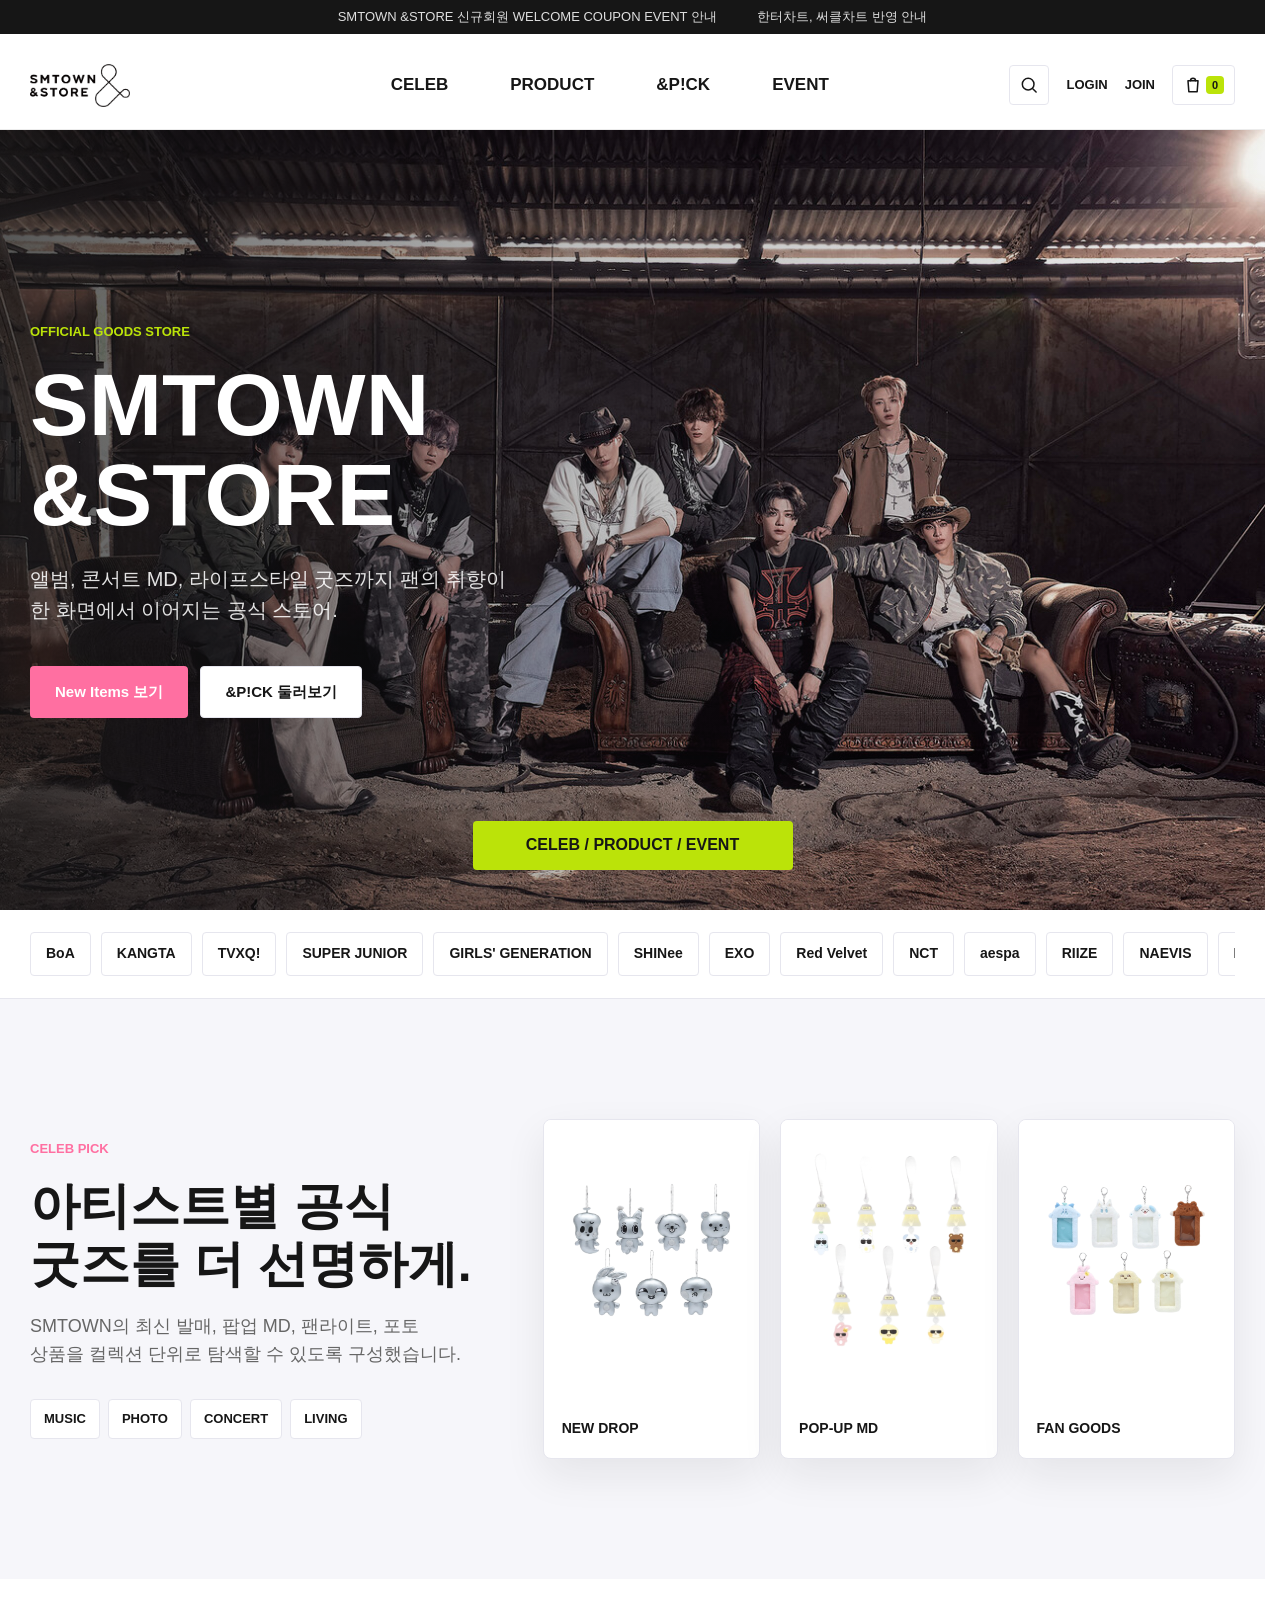
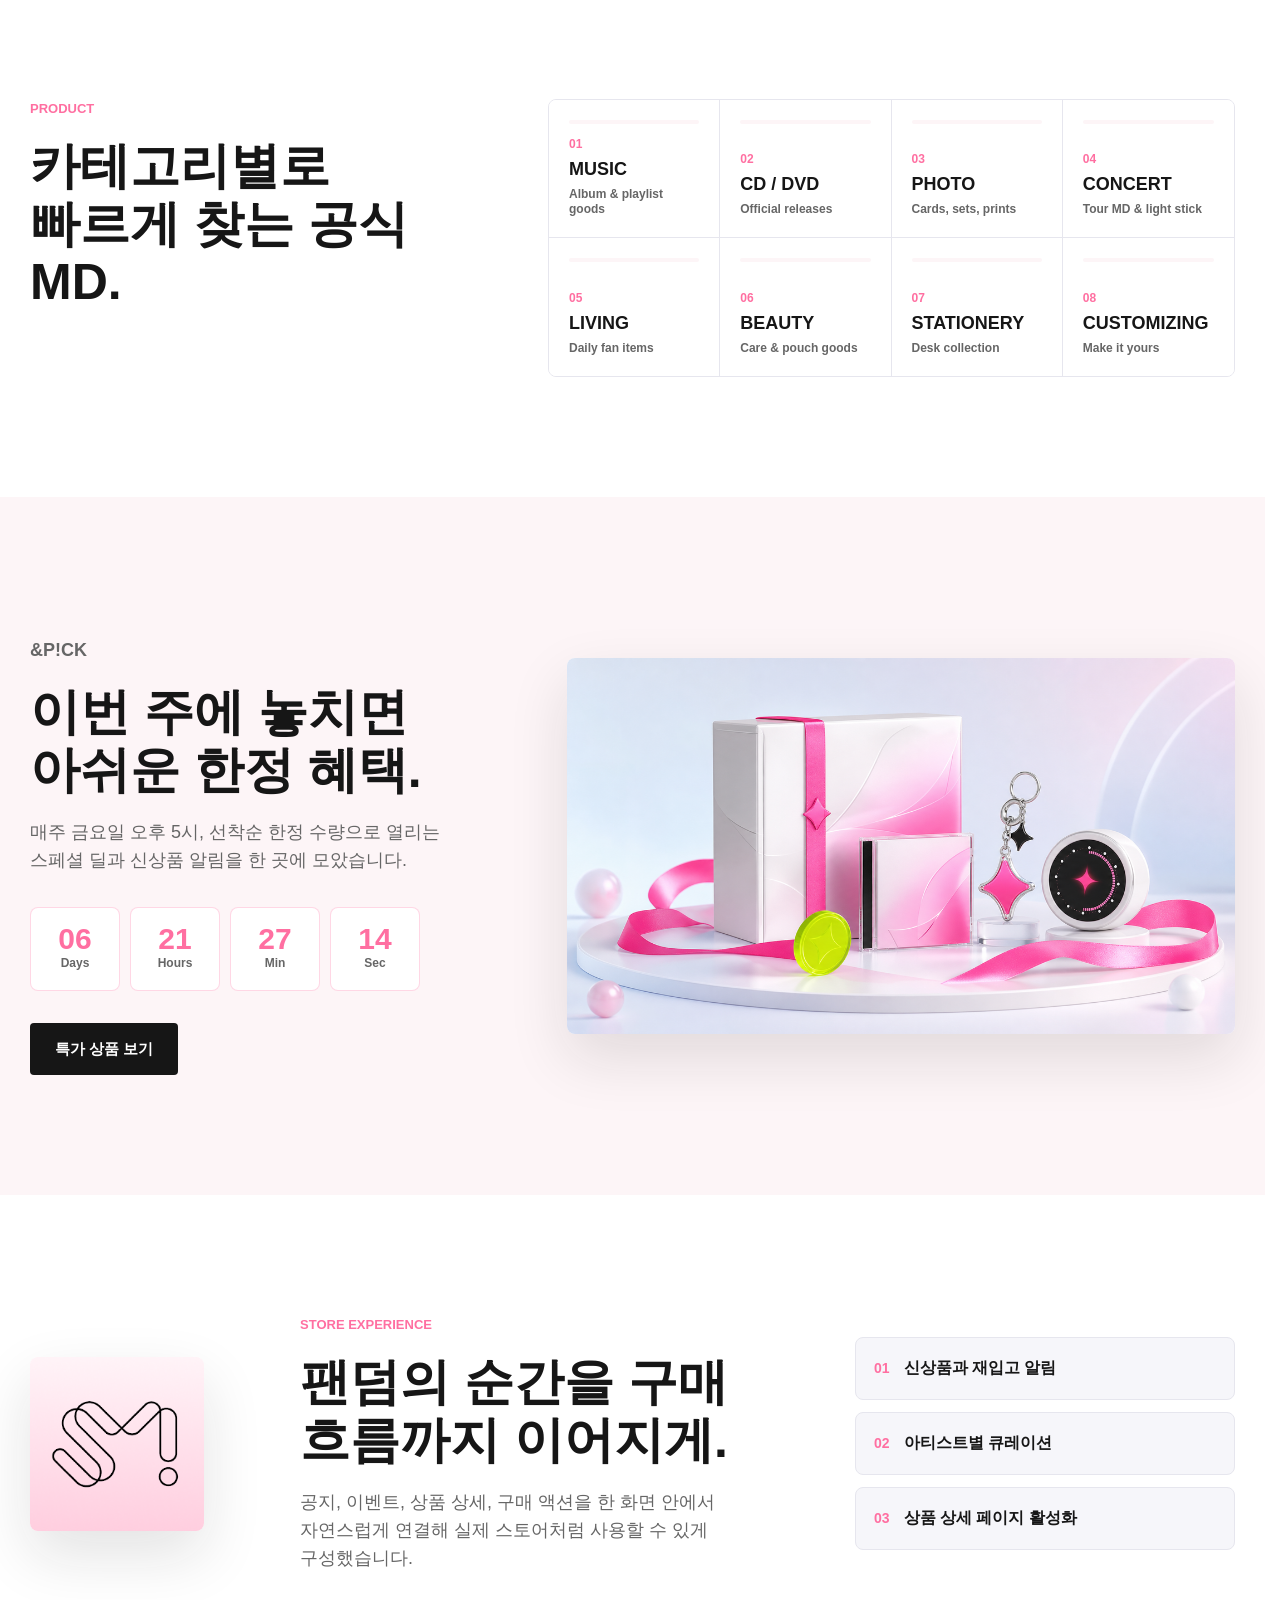
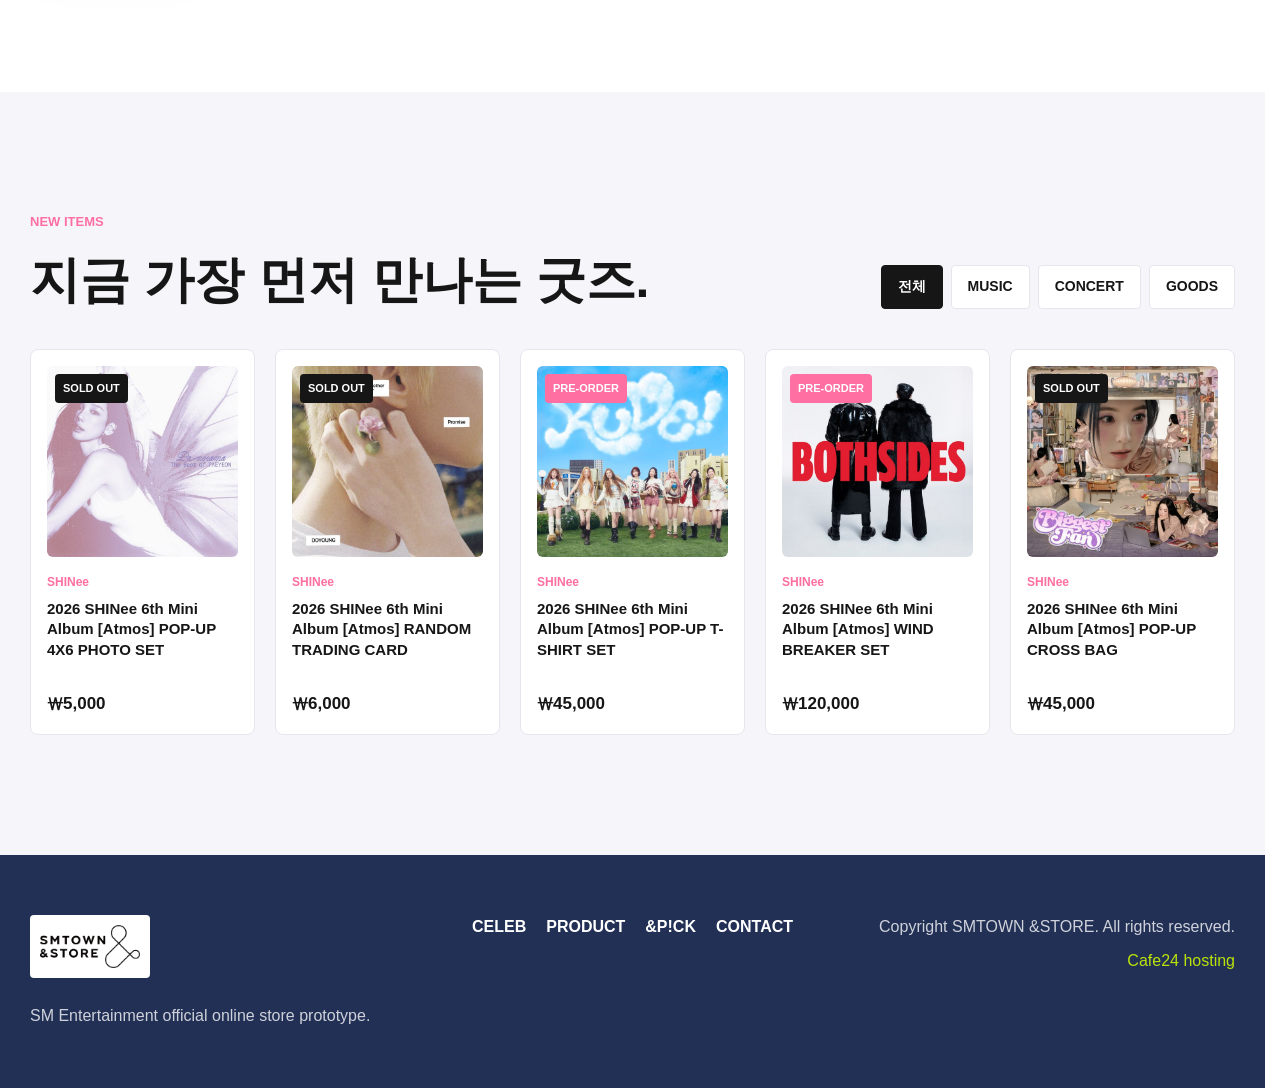
<file: Re-design/index.html>
<!DOCTYPE html>
<html lang="ko">
<head>
  <meta charset="UTF-8">
  <meta name="viewport" content="width=device-width, initial-scale=1.0">
  <title>SMTOWN &amp;STORE</title>
  <meta name="description" content="SMTOWN &STORE redesign prototype with product detail page.">
  <link rel="stylesheet" href="css/style.css">
</head>
<body data-page="home">
  <a class="skip-link" href="#main">본문 바로가기</a>

  <header class="site-header" data-header>
    <div class="notice-strip" aria-label="스토어 공지">
      <div class="notice-inner">
        <a href="https://smtownandstore.com/" target="_blank" rel="noopener">SMTOWN &amp;STORE 신규회원 WELCOME COUPON EVENT 안내</a>
        <a href="https://smtownandstore.com/" target="_blank" rel="noopener">한터차트, 써클차트 반영 안내</a>
      </div>
    </div>

    <div class="header-main wrap">
      <button class="menu-toggle" type="button" aria-label="메뉴 열기" aria-controls="mobile-menu" aria-expanded="false" data-menu-toggle>
        <span></span><span></span><span></span>
      </button>

      <a class="brand" href="#home" aria-label="SMTOWN &STORE 홈">
        <img src="images/logo-symbol.png" alt="SMTOWN &STORE">
      </a>

      <nav class="primary-nav" aria-label="주 메뉴">
        <a href="celeb.html">CELEB</a>
        <a href="product.html">PRODUCT</a>
        <a href="pick.html">&amp;P!CK</a>
        <a href="event.html">EVENT</a>
      </nav>

      <div class="utility-actions" aria-label="사용자 메뉴">
        <button class="icon-button" type="button" aria-label="검색 열기" data-search-open>
          <svg viewBox="0 0 24 24" aria-hidden="true"><circle cx="11" cy="11" r="7"></circle><path d="m16.5 16.5 4 4"></path></svg>
        </button>
        <a class="text-link" href="login.html">LOGIN</a>
        <a class="text-link" href="join.html">JOIN</a>
        <a class="bag-button" href="cart.html" aria-label="장바구니 미리보기">
          <svg viewBox="0 0 24 24" aria-hidden="true"><path d="M6 7h12l-1 13H7L6 7Z"></path><path d="M9 7a3 3 0 0 1 6 0"></path></svg>
          <span>0</span>
        </a>
      </div>
    </div>

    <div class="mobile-panel" id="mobile-menu" hidden>
      <nav aria-label="모바일 메뉴">
        <a href="celeb.html">CELEB</a>
        <a href="product.html">PRODUCT</a>
        <a href="pick.html">&amp;P!CK</a>
        <a href="event.html">EVENT</a>
        <a href="detail.html">DETAIL</a>
        <a href="login.html">LOGIN</a>
        <a href="join.html">JOIN</a>
        <a href="cart.html">CART</a>
      </nav>
    </div>

    <div class="search-panel" hidden data-search-panel>
      <div class="wrap search-shell">
        <label for="store-search">Search</label>
        <input id="store-search" type="search" placeholder="아티스트, 앨범, 굿즈 검색" autocomplete="off" data-search-input>
        <button type="button" data-search-close>닫기</button>
      </div>
    </div>
  </header>

  <main id="main" class="home-page" data-page="home">
    <section class="hero" id="home" aria-label="SMTOWN &STORE 메인">
      <img class="hero-bg" src="images/hero-main.jpg" alt="SMTOWN 공식 굿즈 비주얼">
      <div class="hero-overlay" aria-hidden="true"></div>
      <div class="hero-content wrap">
        <p class="eyebrow">OFFICIAL GOODS STORE</p>
        <h1>SMTOWN &amp;STORE</h1>
        <p class="hero-lead">앨범, 콘서트 MD, 라이프스타일 굿즈까지 팬의 취향이 한 화면에서 이어지는 공식 스토어.</p>
        <div class="hero-actions">
          <a class="button button-primary" href="#product">New Items 보기</a>
          <a class="button button-ghost" href="#pick">&amp;P!CK 둘러보기</a>
        </div>
      </div>
      <div class="hero-ribbon" aria-hidden="true">CELEB / PRODUCT / EVENT</div>
    </section>

    <section class="category-band" aria-label="카테고리">
      <div class="wrap category-list">
        <a href="celeb.html?group=BoA">BoA</a>
        <a href="celeb.html?group=KANGTA">KANGTA</a>
        <a href="celeb.html?group=TVXQ!">TVXQ!</a>
        <a href="celeb.html?group=Super Junior">SUPER JUNIOR</a>
        <a href="celeb.html?group=Girls' Generation">GIRLS' GENERATION</a>
        <a href="celeb.html?group=SHINee">SHINee</a>
        <a href="celeb.html?group=EXO">EXO</a>
        <a href="celeb.html?group=Red Velvet">Red Velvet</a>
        <a href="celeb.html?group=NCT">NCT</a>
        <a href="celeb.html?group=aespa">aespa</a>
        <a href="celeb.html?group=RIIZE">RIIZE</a>
        <a href="celeb.html?group=NAEVIS">NAEVIS</a>
        <a href="celeb.html?group=Hearts2Hearts">Hearts2Hearts</a>
      </div>
    </section>

    <section class="section feature-section" id="celeb">
      <div class="wrap feature-layout">
        <div class="section-copy">
          <p class="eyebrow">CELEB PICK</p>
          <h2>아티스트별 공식 굿즈를 더 선명하게.</h2>
          <p>SMTOWN의 최신 발매, 팝업 MD, 팬라이트, 포토 상품을 컬렉션 단위로 탐색할 수 있도록 구성했습니다.</p>
          <div class="pill-row" aria-label="대표 카테고리">
            <span>MUSIC</span><span>PHOTO</span><span>CONCERT</span><span>LIVING</span>
          </div>
        </div>
        <div class="feature-stage" aria-label="추천 컬렉션">
          <div class="feature-cards">
            <article data-href="product.html?cat=music"><img src="images/feature-01.png" alt="추천 상품 컬렉션 1"><strong>NEW DROP</strong></article>
            <article data-href="product.html"><img src="images/feature-02.png" alt="추천 상품 컬렉션 2"><strong>POP-UP MD</strong></article>
            <article data-href="product.html"><img src="images/feature-03.png" alt="추천 상품 컬렉션 3"><strong>FAN GOODS</strong></article>
          </div>
        </div>
      </div>
    </section>

    <section class="section product-nav" id="product">
      <div class="wrap product-nav-layout">
        <div>
          <p class="eyebrow">PRODUCT</p>
          <h2>카테고리별로 빠르게 찾는 공식 MD.</h2>
        </div>
        <div class="category-grid">
          <a href="product.html?cat=music"><span>01</span><strong>MUSIC</strong><em>Album & playlist goods</em></a>
          <a href="product.html?cat=music"><span>02</span><strong>CD / DVD</strong><em>Official releases</em></a>
          <a href="product.html?cat=photo"><span>03</span><strong>PHOTO</strong><em>Cards, sets, prints</em></a>
          <a href="product.html?cat=concert"><span>04</span><strong>CONCERT</strong><em>Tour MD & light stick</em></a>
          <a href="product.html?cat=living"><span>05</span><strong>LIVING</strong><em>Daily fan items</em></a>
          <a href="product.html?cat=beauty"><span>06</span><strong>BEAUTY</strong><em>Care & pouch goods</em></a>
          <a href="product.html?cat=living"><span>07</span><strong>STATIONERY</strong><em>Desk collection</em></a>
          <a href="product.html?cat=all"><span>08</span><strong>CUSTOMIZING</strong><em>Make it yours</em></a>
        </div>
      </div>
    </section>

    <section class="section event-section" id="pick">
      <div class="wrap event-layout">
        <div class="event-copy">
          <p class="eyebrow">&amp;P!CK</p>
          <h2>이번 주에 놓치면 아쉬운 한정 혜택.</h2>
          <p>매주 금요일 오후 5시, 선착순 한정 수량으로 열리는 스페셜 딜과 신상품 알림을 한 곳에 모았습니다.</p>
          <div class="countdown" aria-label="이벤트 카운트다운">
            <span><b data-days>00</b>Days</span>
            <span><b data-hours>00</b>Hours</span>
            <span><b data-minutes>00</b>Min</span>
            <span><b data-seconds>00</b>Sec</span>
          </div>
          <a class="button button-dark" href="#new-items">특가 상품 보기</a>
        </div>
        <div class="event-media">
          <img src="images/pick-drop-illustration.png" alt="한정 셀렉션 일러스트">
        </div>
      </div>
    </section>

    <section class="section app-section" id="event">
      <div class="wrap app-layout">
        <div class="app-icon-box">
          <img src="images/app-icon.png" alt="SMTOWN 앱 아이콘">
        </div>
        <div class="section-copy">
          <p class="eyebrow">STORE EXPERIENCE</p>
          <h2>팬덤의 순간을 구매 흐름까지 이어지게.</h2>
          <p>공지, 이벤트, 상품 상세, 구매 액션을 한 화면 안에서 자연스럽게 연결해 실제 스토어처럼 사용할 수 있게 구성했습니다.</p>
        </div>
        <div class="benefit-list">
          <article><strong>01</strong><span>신상품과 재입고 알림</span></article>
          <article><strong>02</strong><span>아티스트별 큐레이션</span></article>
          <article><strong>03</strong><span>상품 상세 페이지 활성화</span></article>
        </div>
      </div>
    </section>

    <section class="section new-items" id="new-items" aria-label="신상품">
      <div class="wrap">
        <div class="section-head">
          <div>
            <p class="eyebrow">NEW ITEMS</p>
            <h2>지금 가장 먼저 만나는 굿즈.</h2>
          </div>
          <div class="filter-tabs" role="tablist" aria-label="상품 필터">
            <button type="button" class="is-active" data-filter="all">전체</button>
            <button type="button" data-filter="music">MUSIC</button>
            <button type="button" data-filter="concert">CONCERT</button>
            <button type="button" data-filter="goods">GOODS</button>
          </div>
        </div>

        <div class="product-grid" data-product-grid>
          <article class="product-card" data-category="music" data-product-card="product-01">
            <button type="button" data-open-detail="product-01">
              <span class="status">SOLD OUT</span>
              <img src="images/product-01.jpg" alt="SHINee 4X6 PHOTO SET">
              <span class="artist">SHINee</span>
              <strong>2026 SHINee 6th Mini Album [Atmos] POP-UP 4X6 PHOTO SET</strong>
              <span class="price">₩5,000</span>
            </button>
          </article>
          <article class="product-card" data-category="music goods" data-product-card="product-02">
            <button type="button" data-open-detail="product-02">
              <span class="status">SOLD OUT</span>
              <img src="images/product-02.jpg" alt="SHINee RANDOM TRADING CARD">
              <span class="artist">SHINee</span>
              <strong>2026 SHINee 6th Mini Album [Atmos] RANDOM TRADING CARD</strong>
              <span class="price">₩6,000</span>
            </button>
          </article>
          <article class="product-card" data-category="concert goods" data-product-card="product-03">
            <button type="button" data-open-detail="product-03">
              <span class="status pink">PRE-ORDER</span>
              <img src="images/product-03.jpg" alt="SHINee T-SHIRT SET">
              <span class="artist">SHINee</span>
              <strong>2026 SHINee 6th Mini Album [Atmos] POP-UP T-SHIRT SET</strong>
              <span class="price">₩45,000</span>
            </button>
          </article>
          <article class="product-card" data-category="concert goods" data-product-card="product-04">
            <button type="button" data-open-detail="product-04">
              <span class="status pink">PRE-ORDER</span>
              <img src="images/product-04.jpg" alt="SHINee WIND BREAKER SET">
              <span class="artist">SHINee</span>
              <strong>2026 SHINee 6th Mini Album [Atmos] WIND BREAKER SET</strong>
              <span class="price">₩120,000</span>
            </button>
          </article>
          <article class="product-card" data-category="goods" data-product-card="product-05">
            <button type="button" data-open-detail="product-05">
              <span class="status">SOLD OUT</span>
              <img src="images/product-05.jpg" alt="SHINee CROSS BAG">
              <span class="artist">SHINee</span>
              <strong>2026 SHINee 6th Mini Album [Atmos] POP-UP CROSS BAG</strong>
              <span class="price">₩45,000</span>
            </button>
          </article>
        </div>
      </div>
    </section>

  </main>

  <main class="detail-page" data-page="detail" hidden>
    <section class="detail-hero wrap">
      <button class="back-link" type="button" data-close-detail>STORE 돌아가기</button>
      <nav class="breadcrumb" aria-label="현재 위치">
        <a href="#home" data-close-detail>HOME</a>
        <span>PRODUCT</span>
        <strong data-detail-breadcrumb>DETAIL</strong>
      </nav>

      <div class="detail-layout">
        <div class="detail-media">
          <img data-detail-image src="images/product-01.jpg" alt="">
        </div>
        <div class="detail-summary">
          <span class="detail-artist" data-detail-artist>SHINee</span>
          <h1 data-detail-title>상품명</h1>
          <p class="detail-desc" data-detail-desc>상품 설명</p>
          <dl class="detail-meta">
            <div><dt>판매가</dt><dd data-detail-price>₩0</dd></div>
            <div><dt>배송</dt><dd>국내배송 / 해외배송 가능</dd></div>
            <div><dt>적립</dt><dd>구매 금액의 1%</dd></div>
          </dl>
          <div class="option-box">
            <label for="detail-option">옵션</label>
            <select id="detail-option" data-detail-option>
              <option>기본 구성</option>
            </select>
          </div>
          <div class="qty-box" aria-label="수량 선택">
            <button type="button" data-qty-minus aria-label="수량 감소">-</button>
            <output data-qty>1</output>
            <button type="button" data-qty-plus aria-label="수량 증가">+</button>
          </div>
          <div class="detail-actions">
            <button type="button" class="button button-dark" data-add-cart>장바구니</button>
            <button type="button" class="button button-primary" data-buy-now>바로 구매</button>
            <button type="button" class="button button-ghost">WISH</button>
          </div>
          <p class="detail-notice" data-detail-status>재입고 알림 신청 가능</p>
        </div>
      </div>
    </section>

    <section class="detail-tabs wrap">
      <div class="tab-buttons" role="tablist" aria-label="상세 정보 탭">
        <button type="button" class="is-active" role="tab" aria-selected="true" data-tab="info">DETAIL</button>
        <button type="button" role="tab" aria-selected="false" data-tab="shipping">SHIPPING</button>
        <button type="button" role="tab" aria-selected="false" data-tab="notice">NOTICE</button>
      </div>
      <article class="tab-panel" data-tab-panel="info">
        <h2>Product Information</h2>
        <p data-detail-long>공식 SMTOWN &STORE 상품 상세 영역입니다.</p>
      </article>
      <article class="tab-panel" data-tab-panel="shipping" hidden>
        <h2>Shipping Guide</h2>
        <p>예약 판매 상품은 입고 후 순차 배송됩니다. 여러 상품을 함께 주문하면 가장 늦은 입고 일정에 맞춰 발송될 수 있습니다.</p>
      </article>
      <article class="tab-panel" data-tab-panel="notice" hidden>
        <h2>Notice</h2>
        <p>상품 이미지는 모니터 환경에 따라 실제 색상과 차이가 있을 수 있으며, 단순 변심 교환/반품은 수령 후 7일 이내 접수 기준을 따릅니다.</p>
      </article>
    </section>

    <section class="section related-items wrap">
      <div class="section-head compact">
        <div>
          <p class="eyebrow">RELATED</p>
          <h2>함께 보면 좋은 상품</h2>
        </div>
      </div>
      <div class="related-grid" data-related-grid></div>
    </section>
  </main>

  <footer class="site-footer">
    <div class="wrap footer-layout">
      <div>
        <a class="footer-brand" href="#home"><img src="images/logo-symbol.png" alt="SMTOWN &STORE"></a>
        <p>SM Entertainment official online store prototype.</p>
      </div>
      <nav aria-label="푸터 메뉴">
        <a href="celeb.html">CELEB</a>
        <a href="product.html">PRODUCT</a>
        <a href="pick.html">&amp;P!CK</a>
        <a href="mailto:responsibility@smtown.com">CONTACT</a>
      </nav>
      <div class="footer-copy">
        <p>Copyright SMTOWN &amp;STORE. All rights reserved.</p>
        <a href="https://echosting.cafe24.com/" target="_blank" rel="noopener">Cafe24 hosting</a>
      </div>
    </div>
  </footer>

  <script src="script/store.js"></script>
  <script src="script/common.js"></script>
  <script src="script/action.js"></script>
</body>
</html>
</file>
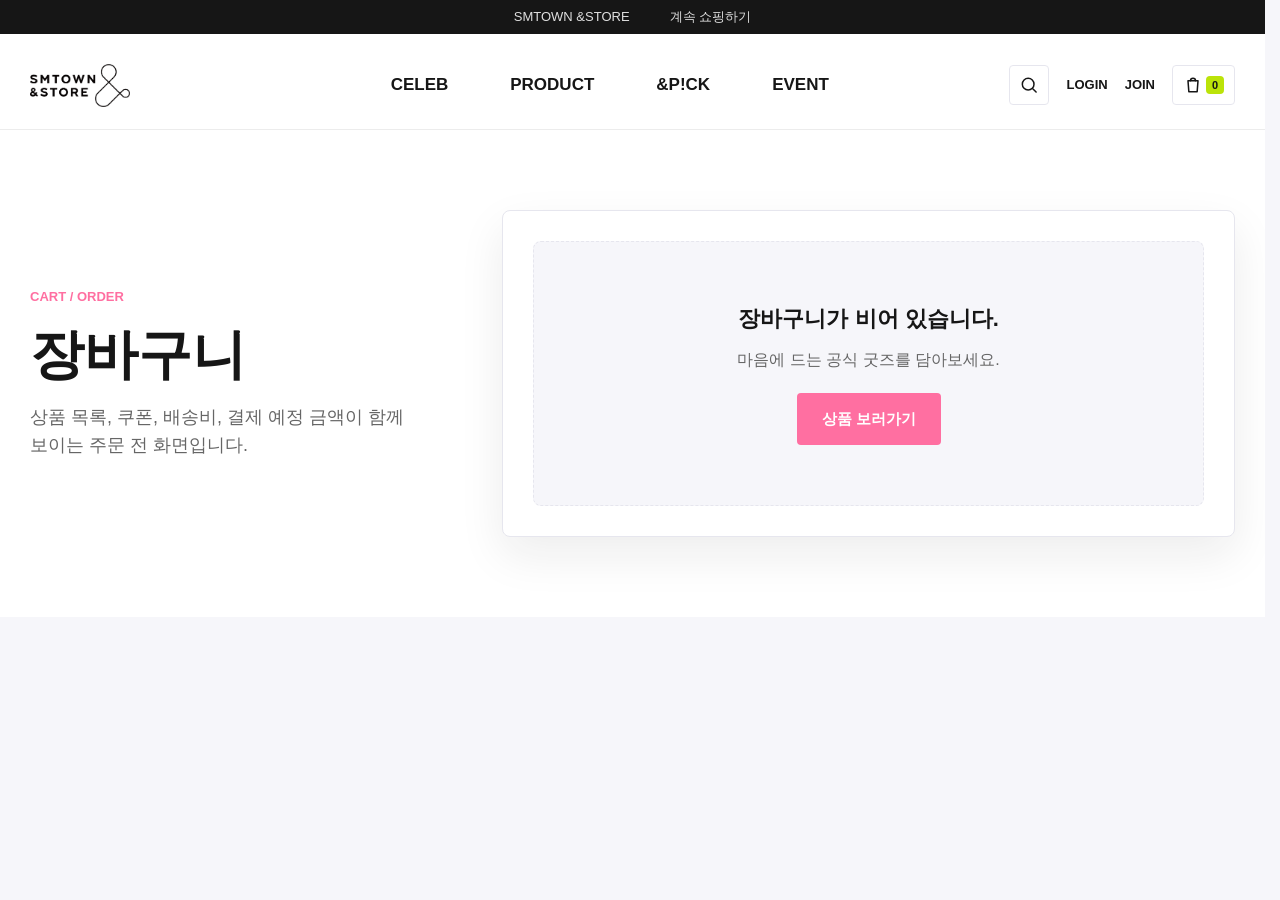
<file: Re-design/cart.html>
<!DOCTYPE html>
<html lang="ko">
<head>
  <meta charset="UTF-8">
  <meta name="viewport" content="width=device-width, initial-scale=1.0">
  <title>CART | SMTOWN &amp;STORE</title>
  <link rel="stylesheet" href="css/style.css">
</head>
<body class="inner-page" data-page="cart">
  <header class="site-header">
    <div class="notice-strip"><div class="notice-inner"><a href="index.html">SMTOWN &amp;STORE</a><a href="product.html">계속 쇼핑하기</a></div></div>
    <div class="header-main wrap">
      <a class="brand" href="index.html"><img src="images/logo-symbol.png" alt="SMTOWN &STORE"></a>
      <nav class="primary-nav"><a href="celeb.html">CELEB</a><a href="product.html">PRODUCT</a><a href="pick.html">&amp;P!CK</a><a href="event.html">EVENT</a></nav>
      <div class="utility-actions"><a class="text-link" href="login.html">LOGIN</a><a class="text-link" href="join.html">JOIN</a><a class="bag-button" href="cart.html"><span>2</span></a></div>
    </div>
  </header>
  <main>
    <section class="page-section cart-showcase">
      <div class="wrap cart-layout">
        <div class="section-copy">
          <p class="eyebrow">CART / ORDER</p>
          <h1>장바구니</h1>
          <p>상품 목록, 쿠폰, 배송비, 결제 예정 금액이 함께 보이는 주문 전 화면입니다.</p>
        </div>
        <div class="cart-board" data-cart-board>
          <article class="cart-line"><img src="images/product-03.jpg" alt="SHINee T-SHIRT SET"><div><strong>POP-UP T-SHIRT SET</strong><span>Option: M / Qty: 1</span></div><b>₩45,000</b></article>
          <article class="cart-line"><img src="images/product-02.jpg" alt="SHINee RANDOM TRADING CARD"><div><strong>RANDOM TRADING CARD</strong><span>Option: RANDOM 3EA SET / Qty: 2</span></div><b>₩12,000</b></article>
          <div class="order-summary">
            <dl>
              <div><dt>상품금액</dt><dd>₩57,000</dd></div>
              <div><dt>배송비</dt><dd>₩3,000</dd></div>
              <div><dt>쿠폰</dt><dd>-₩5,000</dd></div>
              <div class="total"><dt>결제예정금액</dt><dd>₩55,000</dd></div>
            </dl>
            <button class="button button-dark" type="button">주문서 화면 확인</button>
          </div>
        </div>
      </div>
    </section>
  </main>
  <script src="script/store.js"></script>
  <script src="script/common.js"></script>
  <script src="script/action.js"></script>
</body>
</html>
</file>
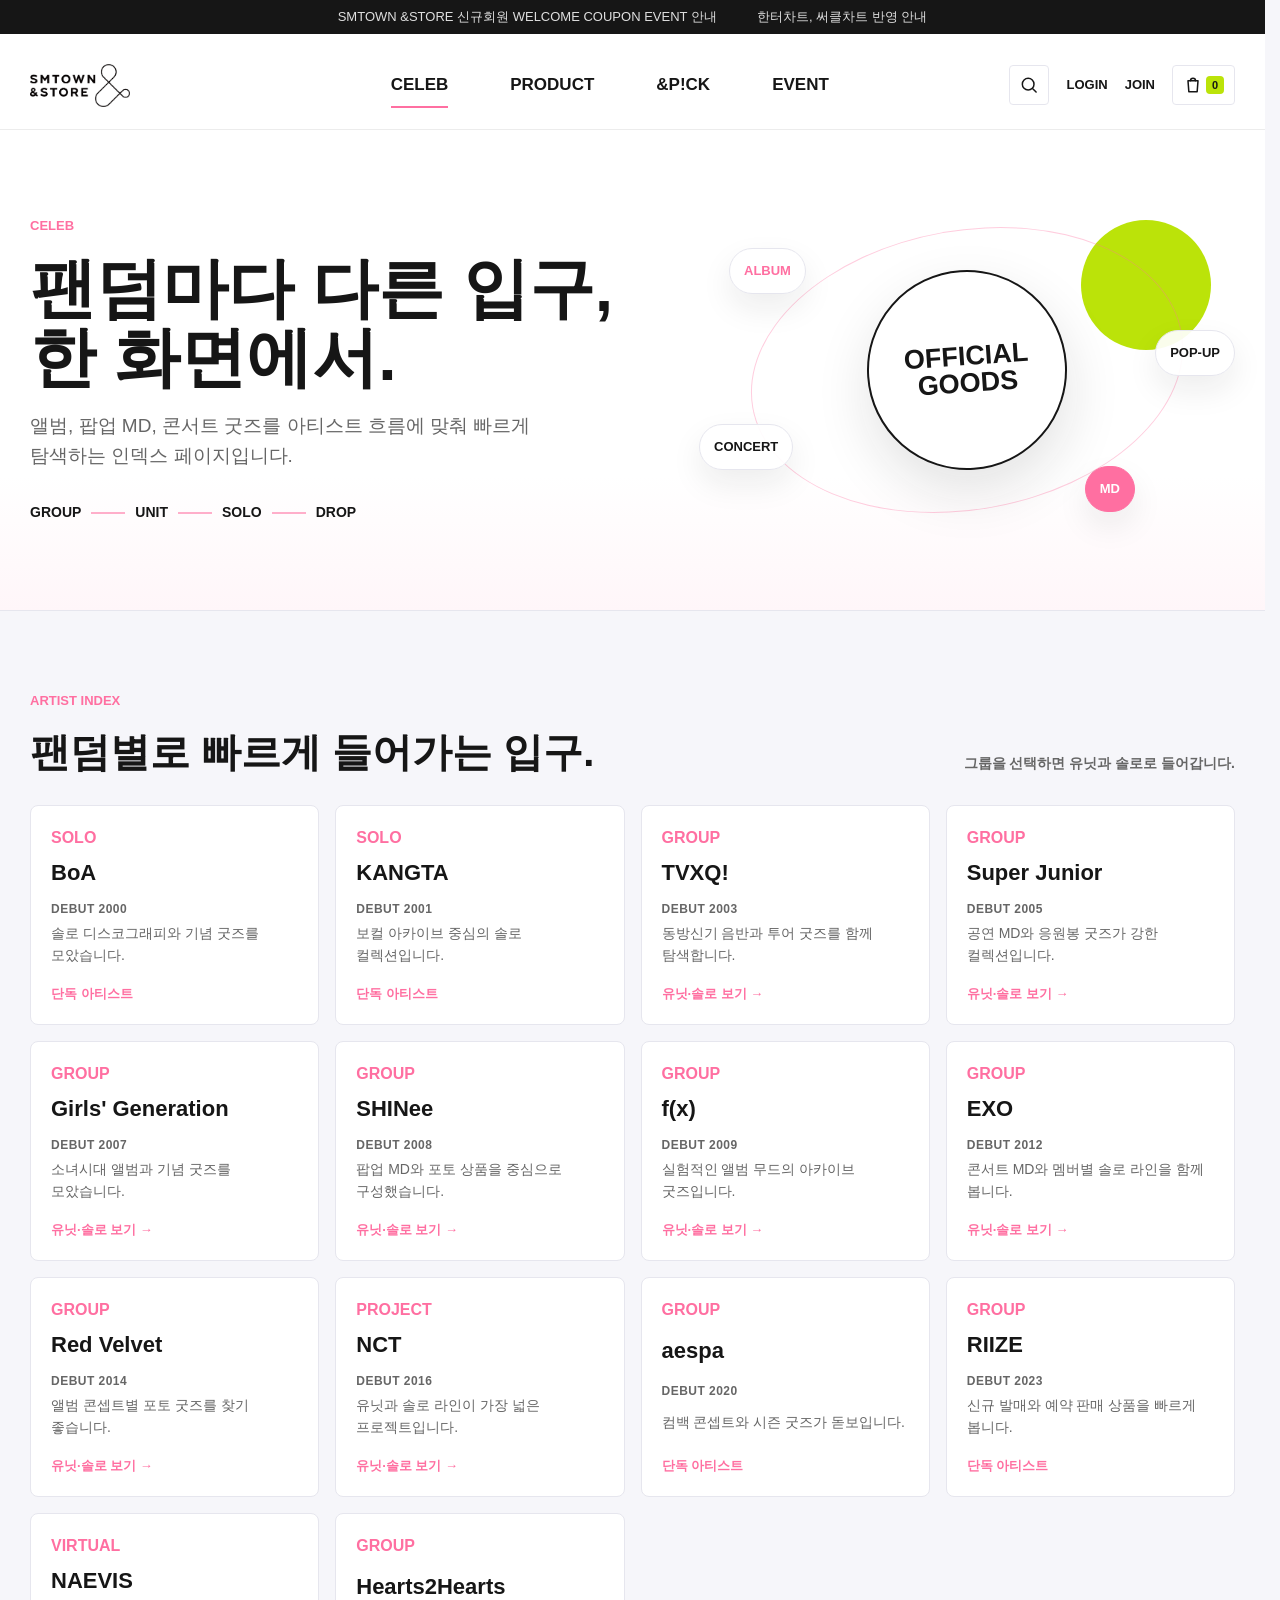
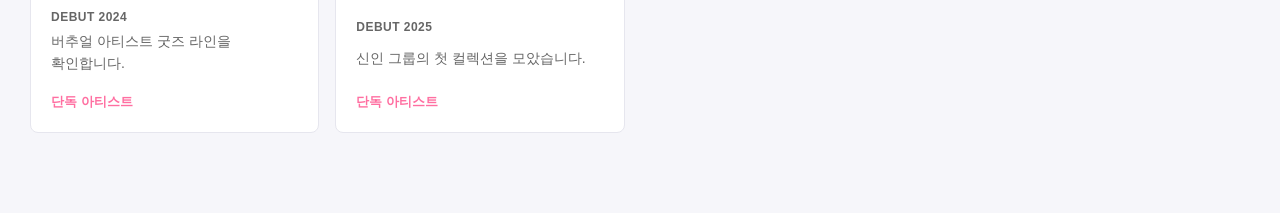
<file: Re-design/celeb.html>
<!DOCTYPE html>
<html lang="ko">
<head>
  <meta charset="UTF-8">
  <meta name="viewport" content="width=device-width, initial-scale=1.0">
  <title>CELEB | SMTOWN &amp;STORE</title>
  <link rel="stylesheet" href="css/style.css">
</head>
<body class="inner-page" data-page="celeb">
  <header class="site-header">
    <div class="notice-strip">
      <div class="notice-inner">
        <a href="event.html">SMTOWN &amp;STORE 신규회원 WELCOME COUPON EVENT 안내</a>
        <a href="event.html">한터차트, 써클차트 반영 안내</a>
      </div>
    </div>
    <div class="header-main wrap">
      <a class="brand" href="index.html" aria-label="SMTOWN &STORE 홈"><img src="images/logo-symbol.png" alt="SMTOWN &STORE"></a>
      <nav class="primary-nav" aria-label="주 메뉴">
        <a class="is-current" href="celeb.html">CELEB</a>
        <a href="product.html">PRODUCT</a>
        <a href="pick.html">&amp;P!CK</a>
        <a href="event.html">EVENT</a>
      </nav>
      <div class="utility-actions" aria-label="사용자 메뉴">
        <a class="text-link" href="login.html">LOGIN</a>
        <a class="text-link" href="join.html">JOIN</a>
        <a class="bag-button" href="cart.html" aria-label="장바구니"><span>0</span></a>
      </div>
    </div>
  </header>

  <main>
    <section class="inner-hero celeb-hero">
      <div class="wrap celeb-hero-layout">
        <div class="inner-copy">
          <p class="eyebrow">CELEB</p>
          <h1>팬덤마다 다른 입구, 한 화면에서.</h1>
          <p>앨범, 팝업 MD, 콘서트 굿즈를 아티스트 흐름에 맞춰 빠르게 탐색하는 인덱스 페이지입니다.</p>
          <div class="celeb-quickline" aria-label="탐색 방식">
            <span>GROUP</span>
            <i></i>
            <span>UNIT</span>
            <i></i>
            <span>SOLO</span>
            <i></i>
            <span>DROP</span>
          </div>
        </div>
        <aside class="celeb-orbit-panel" aria-label="컬렉션 탐색 그래픽">
          <span class="orbit-word orbit-word-a">ALBUM</span>
          <span class="orbit-word orbit-word-b">POP-UP</span>
          <span class="orbit-word orbit-word-c">CONCERT</span>
          <span class="orbit-word orbit-word-d">MD</span>
          <strong>OFFICIAL<br>GOODS</strong>
        </aside>
      </div>
    </section>

    <section class="page-section">
      <div class="wrap">
        <div class="page-head">
          <div>
            <p class="eyebrow">ARTIST INDEX</p>
            <h2>팬덤별로 빠르게 들어가는 입구.</h2>
          </div>
          <p class="artist-hint" data-artist-hint>그룹을 선택하면 유닛과 솔로로 들어갑니다.</p>
        </div>
        <div class="artist-grid" data-artist-grid></div>
        <div class="artist-detail" data-artist-detail hidden></div>
      </div>
    </section>
  </main>

  <script src="script/store.js"></script>
  <script src="script/common.js"></script>
  <script src="script/action.js"></script>
</body>
</html>
</file>
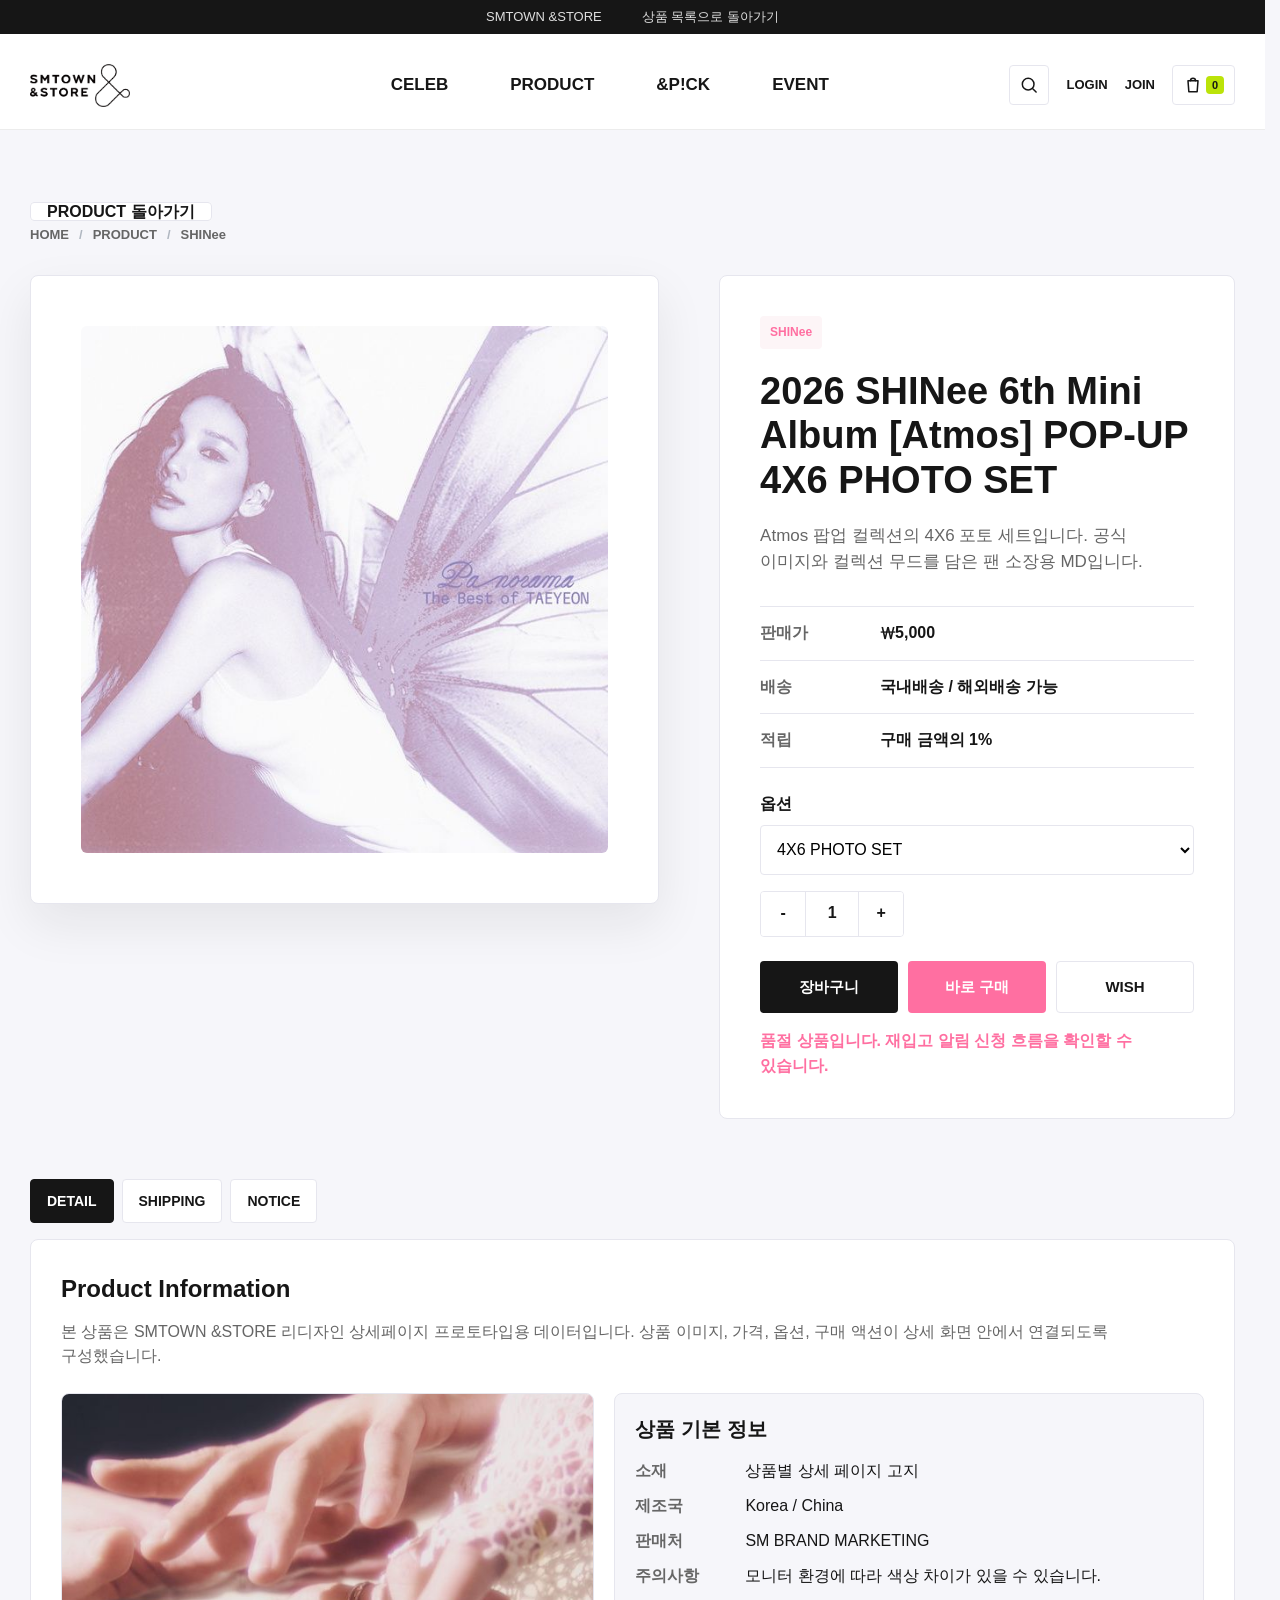
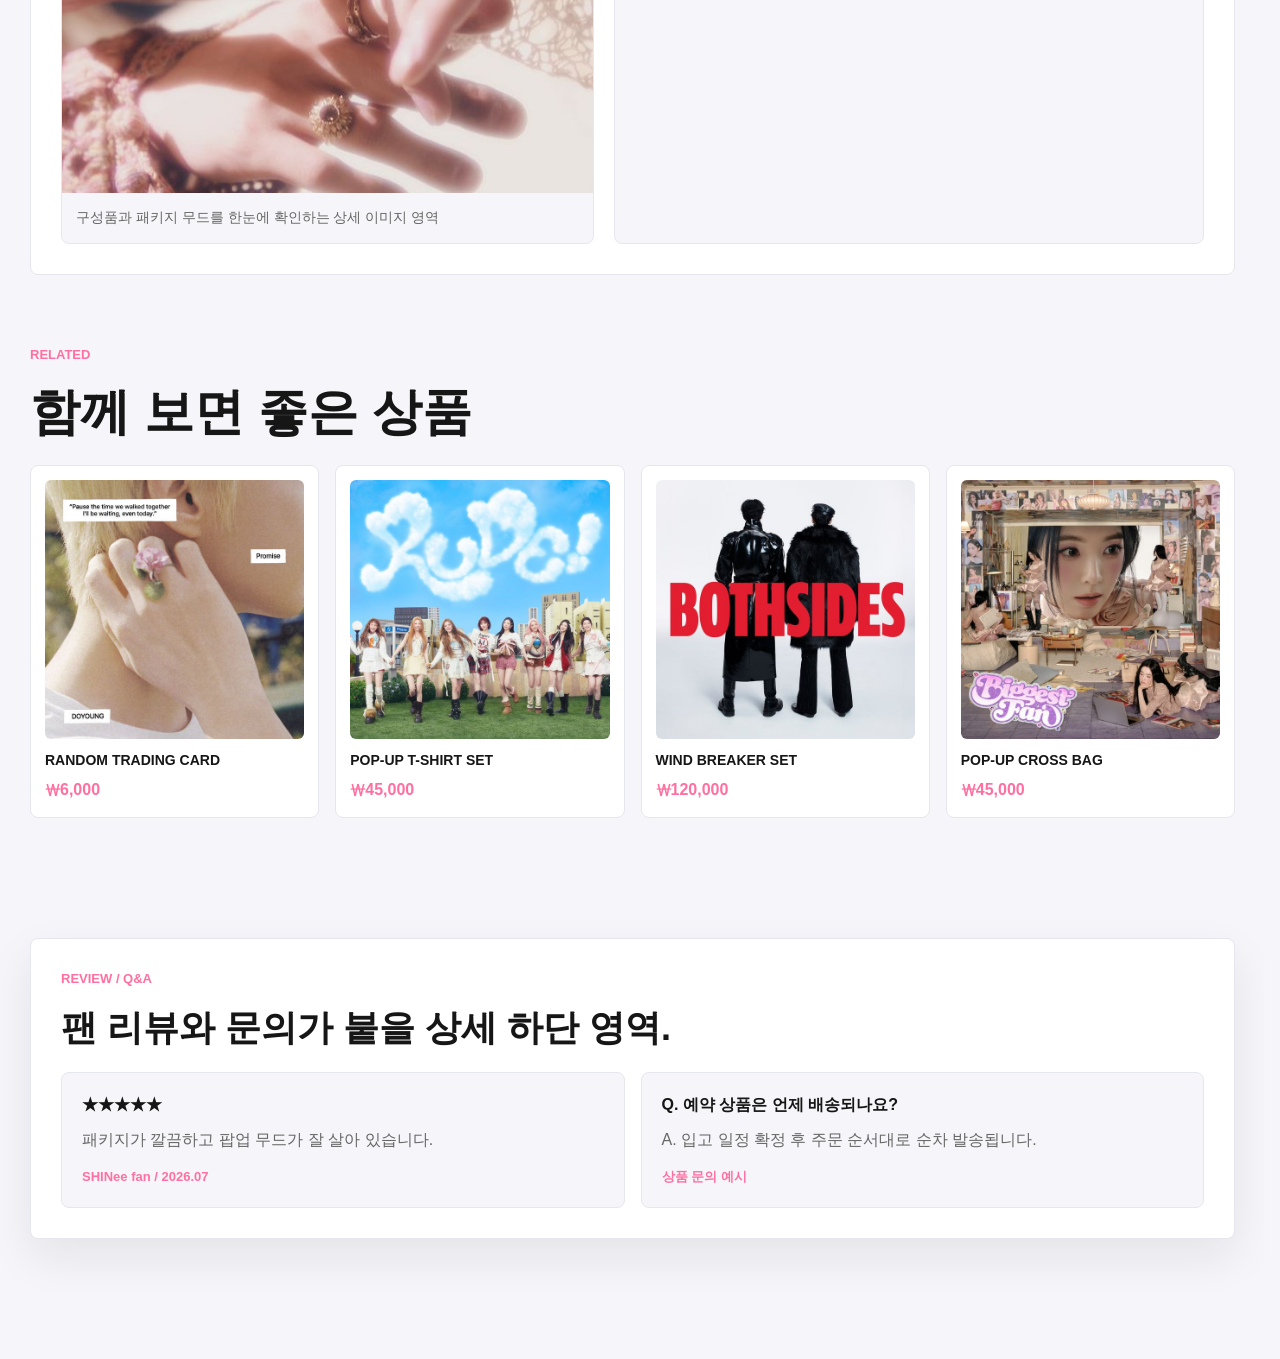
<file: Re-design/detail.html>
<!DOCTYPE html>
<html lang="ko">
<head>
  <meta charset="UTF-8">
  <meta name="viewport" content="width=device-width, initial-scale=1.0">
  <title>Product Detail | SMTOWN &amp;STORE</title>
  <link rel="stylesheet" href="css/style.css">
</head>
<body class="inner-page is-detail" data-page="detail">
  <header class="site-header">
    <div class="notice-strip"><div class="notice-inner"><a href="index.html">SMTOWN &amp;STORE</a><a href="product.html">상품 목록으로 돌아가기</a></div></div>
    <div class="header-main wrap">
      <a class="brand" href="index.html"><img src="images/logo-symbol.png" alt="SMTOWN &STORE"></a>
      <nav class="primary-nav"><a href="celeb.html">CELEB</a><a class="is-current" href="product.html">PRODUCT</a><a href="pick.html">&amp;P!CK</a><a href="event.html">EVENT</a></nav>
      <div class="utility-actions"><a class="text-link" href="login.html">LOGIN</a><a class="text-link" href="join.html">JOIN</a><a class="bag-button" href="cart.html"><span>0</span></a></div>
    </div>
  </header>
  <main class="detail-page">
    <section class="detail-hero wrap">
      <a class="back-link" href="product.html">PRODUCT 돌아가기</a>
      <nav class="breadcrumb"><a href="index.html">HOME</a><span>PRODUCT</span><strong data-detail-breadcrumb>SHINee</strong></nav>
      <div class="detail-layout">
        <div class="detail-media"><img data-detail-image src="images/product-03.jpg" alt="SHINee POP-UP T-SHIRT SET"></div>
        <div class="detail-summary">
          <span class="detail-artist" data-detail-artist>SHINee</span>
          <h1 data-detail-title>2026 SHINee 6th Mini Album [Atmos] POP-UP T-SHIRT SET</h1>
          <p class="detail-desc" data-detail-desc>팝업 MD 컬렉션의 티셔츠 세트입니다. 콘서트와 일상에서 모두 입기 좋은 구성입니다.</p>
          <dl class="detail-meta">
            <div><dt>판매가</dt><dd data-detail-price>₩45,000</dd></div>
            <div><dt>배송</dt><dd>국내배송 / 해외배송 가능</dd></div>
            <div><dt>적립</dt><dd>구매 금액의 1%</dd></div>
          </dl>
          <div class="option-box"><label for="detail-option">옵션</label><select id="detail-option" data-detail-option><option>M</option><option>L</option><option>XL</option></select></div>
          <div class="qty-box" aria-label="수량 선택"><button type="button" data-qty-minus aria-label="수량 감소">-</button><output data-qty>1</output><button type="button" data-qty-plus aria-label="수량 증가">+</button></div>
          <div class="detail-actions"><button type="button" class="button button-dark" data-add-cart>장바구니</button><button type="button" class="button button-primary" data-buy-now>바로 구매</button><button type="button" class="button button-ghost">WISH</button></div>
          <p class="detail-notice" data-detail-status>예약 판매 상품입니다. 입고 일정에 따라 순차 배송됩니다.</p>
        </div>
      </div>
    </section>
    <section class="detail-tabs wrap">
      <div class="tab-buttons" role="tablist" aria-label="상세 정보 탭">
        <button class="is-active" type="button" role="tab" aria-selected="true" data-tab="info">DETAIL</button>
        <button type="button" role="tab" aria-selected="false" data-tab="shipping">SHIPPING</button>
        <button type="button" role="tab" aria-selected="false" data-tab="notice">NOTICE</button>
      </div>
      <article class="tab-panel" data-tab-panel="info">
        <h2>Product Information</h2>
        <p data-detail-long>공식 SMTOWN &STORE 상품 상세 영역입니다.</p>
        <div class="detail-story-grid">
          <figure><img src="images/product-06.jpg" alt="상세 구성 이미지"><figcaption>구성품과 패키지 무드를 한눈에 확인하는 상세 이미지 영역</figcaption></figure>
          <div class="spec-card">
            <strong>상품 기본 정보</strong>
            <dl>
              <div><dt>소재</dt><dd>상품별 상세 페이지 고지</dd></div>
              <div><dt>제조국</dt><dd>Korea / China</dd></div>
              <div><dt>판매처</dt><dd>SM BRAND MARKETING</dd></div>
              <div><dt>주의사항</dt><dd>모니터 환경에 따라 색상 차이가 있을 수 있습니다.</dd></div>
            </dl>
          </div>
        </div>
      </article>
      <article class="tab-panel" data-tab-panel="shipping" hidden>
        <h2>Shipping Guide</h2>
        <p>예약 판매 상품은 입고 후 순차 배송됩니다. 여러 상품을 함께 주문하면 가장 늦은 입고 일정에 맞춰 발송될 수 있습니다. 국내배송과 해외배송을 모두 지원합니다.</p>
      </article>
      <article class="tab-panel" data-tab-panel="notice" hidden>
        <h2>Notice</h2>
        <p>상품 이미지는 모니터 환경에 따라 실제 색상과 차이가 있을 수 있으며, 단순 변심 교환/반품은 수령 후 7일 이내 접수 기준을 따릅니다.</p>
      </article>
    </section>
    <section class="section related-items wrap">
      <div class="section-head compact">
        <div>
          <p class="eyebrow">RELATED</p>
          <h2>함께 보면 좋은 상품</h2>
        </div>
      </div>
      <div class="related-grid" data-related-grid></div>
    </section>
    <section class="section detail-support wrap">
      <div class="support-card">
        <p class="eyebrow">REVIEW / Q&amp;A</p>
        <h2>팬 리뷰와 문의가 붙을 상세 하단 영역.</h2>
        <div class="review-row">
          <article><strong>★★★★★</strong><p>패키지가 깔끔하고 팝업 무드가 잘 살아 있습니다.</p><span>SHINee fan / 2026.07</span></article>
          <article><strong>Q. 예약 상품은 언제 배송되나요?</strong><p>A. 입고 일정 확정 후 주문 순서대로 순차 발송됩니다.</p><span>상품 문의 예시</span></article>
        </div>
      </div>
    </section>
  </main>
  <script src="script/store.js"></script>
  <script src="script/common.js"></script>
  <script src="script/action.js"></script>
</body>
</html>
</file>
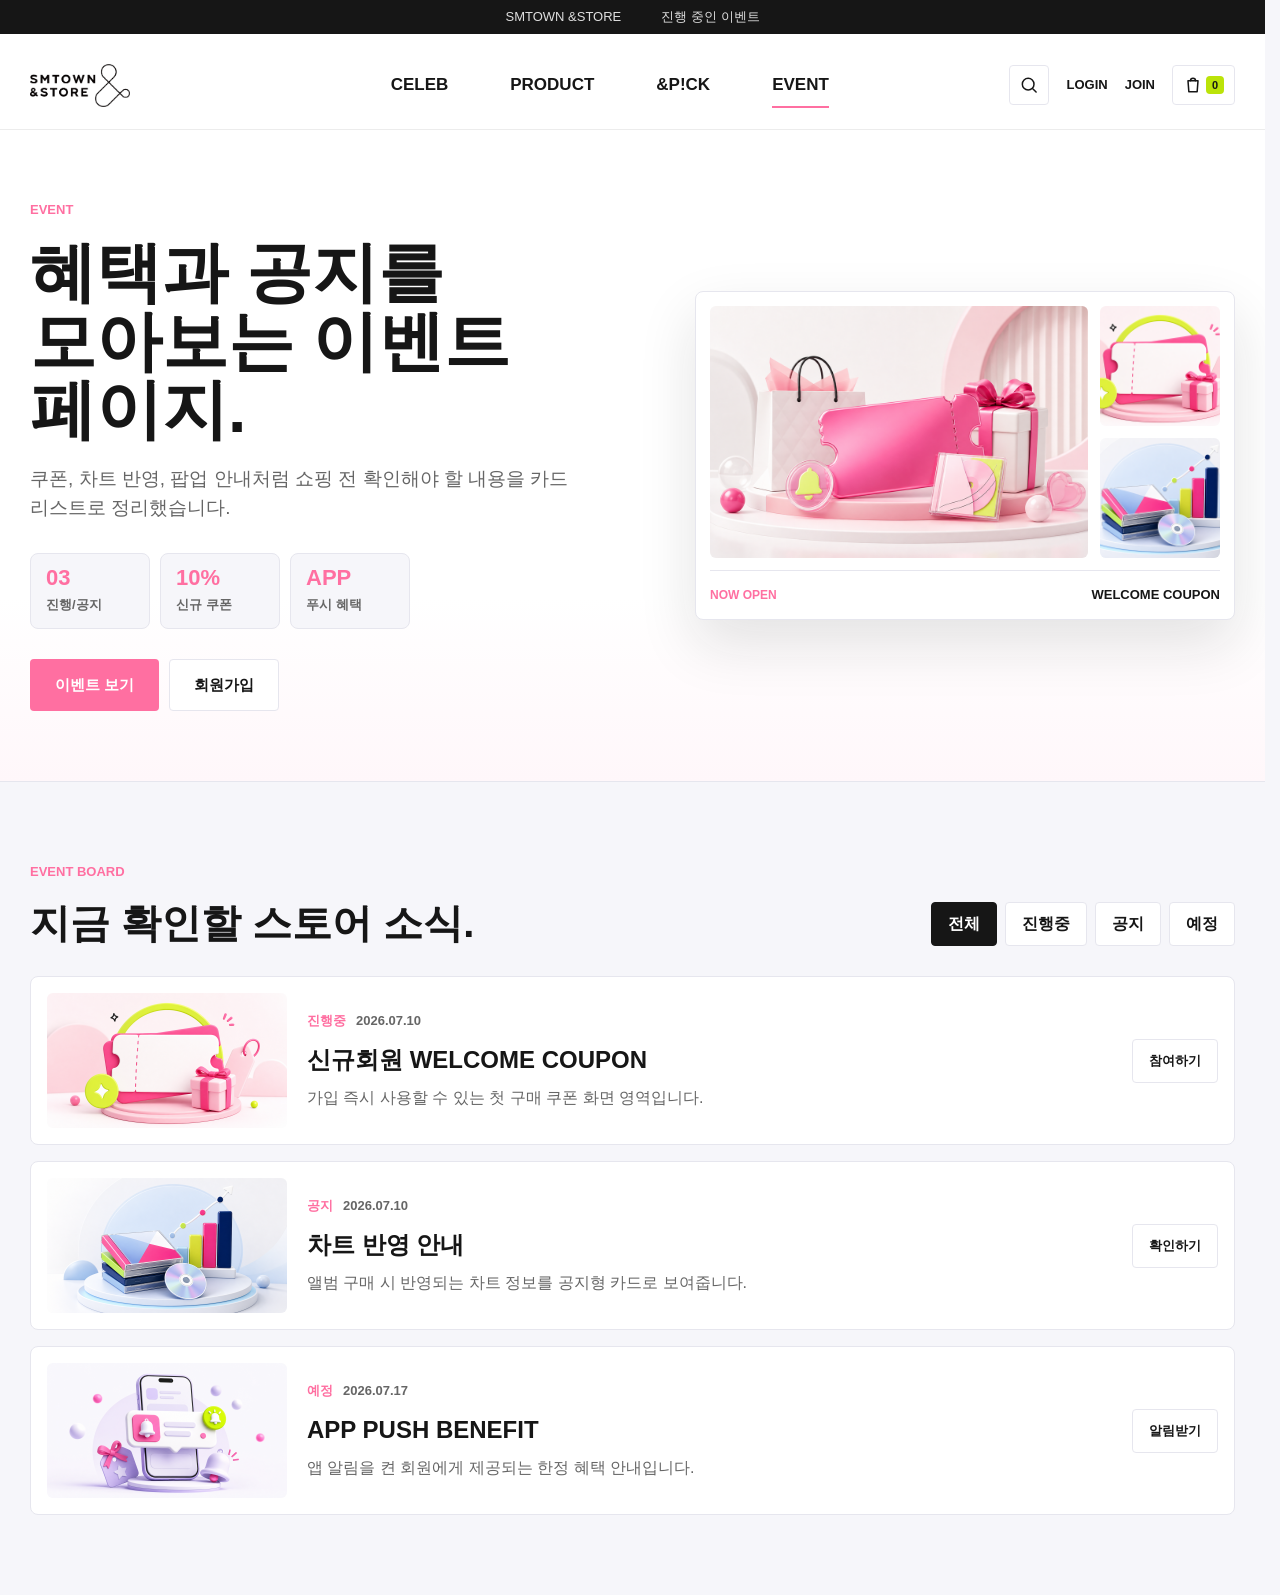
<file: Re-design/event.html>
<!DOCTYPE html>
<html lang="ko">
<head>
  <meta charset="UTF-8">
  <meta name="viewport" content="width=device-width, initial-scale=1.0">
  <title>EVENT | SMTOWN &amp;STORE</title>
  <link rel="stylesheet" href="css/style.css">
</head>
<body class="inner-page" data-page="event">
  <header class="site-header">
    <div class="notice-strip">
      <div class="notice-inner">
        <a href="index.html">SMTOWN &amp;STORE</a>
        <a href="event.html">진행 중인 이벤트</a>
      </div>
    </div>
    <div class="header-main wrap">
      <a class="brand" href="index.html" aria-label="SMTOWN &STORE 홈"><img src="images/logo-symbol.png" alt="SMTOWN &STORE"></a>
      <nav class="primary-nav" aria-label="주 메뉴">
        <a href="celeb.html">CELEB</a>
        <a href="product.html">PRODUCT</a>
        <a href="pick.html">&amp;P!CK</a>
        <a class="is-current" href="event.html">EVENT</a>
      </nav>
      <div class="utility-actions" aria-label="사용자 메뉴">
        <a class="text-link" href="login.html">LOGIN</a>
        <a class="text-link" href="join.html">JOIN</a>
        <a class="bag-button" href="cart.html" aria-label="장바구니"><span>0</span></a>
      </div>
    </div>
  </header>

  <main>
    <section class="inner-hero event-hero">
      <div class="wrap event-hero-layout">
        <div class="event-hero-copy">
          <p class="eyebrow">EVENT</p>
          <h1>혜택과 공지를 모아보는 이벤트 페이지.</h1>
          <p>쿠폰, 차트 반영, 팝업 안내처럼 쇼핑 전 확인해야 할 내용을 카드 리스트로 정리했습니다.</p>
          <div class="event-summary" aria-label="이벤트 요약">
            <span><b>03</b>진행/공지</span>
            <span><b>10%</b>신규 쿠폰</span>
            <span><b>APP</b>푸시 혜택</span>
          </div>
          <div class="event-hero-actions">
            <a class="button button-primary" href="#event-list">이벤트 보기</a>
            <a class="button button-ghost" href="join.html">회원가입</a>
          </div>
        </div>
        <div class="event-showcase">
          <img class="event-showcase-main" src="images/event-hero-illustration.png" alt="이벤트 대표 굿즈 이미지">
          <div class="event-showcase-stack" aria-label="이벤트 미리보기">
            <img src="images/event-coupon-illustration.png" alt="쿠폰 이벤트 이미지">
            <img src="images/event-chart-illustration.png" alt="차트 반영 안내 이미지">
          </div>
          <div class="event-showcase-badge">
            <strong>NOW OPEN</strong>
            <span>WELCOME COUPON</span>
          </div>
        </div>
      </div>
    </section>

    <section class="page-section event-board" id="event-list">
      <div class="wrap">
        <div class="event-board-head">
          <div>
            <p class="eyebrow">EVENT BOARD</p>
            <h2>지금 확인할 스토어 소식.</h2>
          </div>
          <div class="event-filter-tabs" aria-label="이벤트 필터">
            <button type="button" class="is-active">전체</button>
            <button type="button">진행중</button>
            <button type="button">공지</button>
            <button type="button">예정</button>
          </div>
        </div>

        <div class="event-list">
          <article class="event-card">
            <img src="images/event-coupon-illustration.png" alt="쿠폰 이벤트 이미지">
            <div>
              <div class="event-meta"><span>진행중</span><time datetime="2026-07-10">2026.07.10</time></div>
              <strong>신규회원 WELCOME COUPON</strong>
              <p>가입 즉시 사용할 수 있는 첫 구매 쿠폰 화면 영역입니다.</p>
            </div>
            <a href="join.html">참여하기</a>
          </article>
          <article class="event-card">
            <img src="images/event-chart-illustration.png" alt="차트 반영 안내 이미지">
            <div>
              <div class="event-meta"><span>공지</span><time datetime="2026-07-10">2026.07.10</time></div>
              <strong>차트 반영 안내</strong>
              <p>앨범 구매 시 반영되는 차트 정보를 공지형 카드로 보여줍니다.</p>
            </div>
            <a href="product.html?cat=music">확인하기</a>
          </article>
          <article class="event-card">
            <img src="images/event-push-illustration.png" alt="앱 푸시 혜택 이미지">
            <div>
              <div class="event-meta"><span>예정</span><time datetime="2026-07-17">2026.07.17</time></div>
              <strong>APP PUSH BENEFIT</strong>
              <p>앱 알림을 켠 회원에게 제공되는 한정 혜택 안내입니다.</p>
            </div>
            <a href="login.html">알림받기</a>
          </article>
        </div>
      </div>
    </section>
  </main>

  <script src="script/store.js"></script>
  <script src="script/common.js"></script>
  <script src="script/action.js"></script>
</body>
</html>
</file>
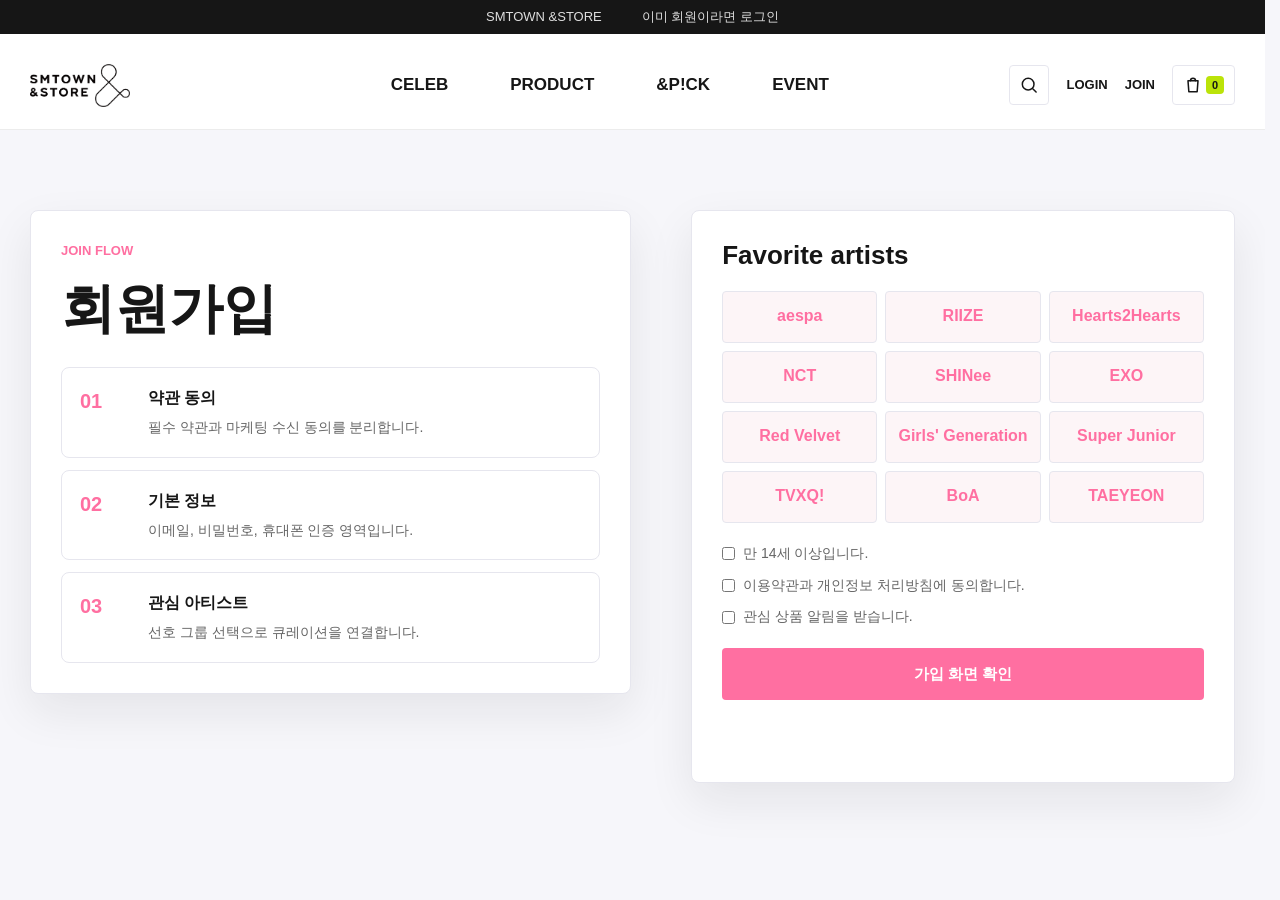
<file: Re-design/join.html>
<!DOCTYPE html>
<html lang="ko">
<head>
  <meta charset="UTF-8">
  <meta name="viewport" content="width=device-width, initial-scale=1.0">
  <title>JOIN | SMTOWN &amp;STORE</title>
  <link rel="stylesheet" href="css/style.css">
</head>
<body class="inner-page" data-page="join">
  <header class="site-header">
    <div class="notice-strip"><div class="notice-inner"><a href="index.html">SMTOWN &amp;STORE</a><a href="login.html">이미 회원이라면 로그인</a></div></div>
    <div class="header-main wrap">
      <a class="brand" href="index.html"><img src="images/logo-symbol.png" alt="SMTOWN &STORE"></a>
      <nav class="primary-nav"><a href="celeb.html">CELEB</a><a href="product.html">PRODUCT</a><a href="pick.html">&amp;P!CK</a><a href="event.html">EVENT</a></nav>
      <div class="utility-actions"><a class="text-link" href="login.html">LOGIN</a><a class="text-link" href="join.html">JOIN</a><a class="bag-button" href="cart.html"><span>0</span></a></div>
    </div>
  </header>
  <main>
    <section class="page-section join-showcase">
      <div class="wrap join-layout">
        <div class="join-card">
          <p class="eyebrow">JOIN FLOW</p>
          <h1>회원가입</h1>
          <div class="step-list">
            <article><strong>01</strong><span>약관 동의</span><p>필수 약관과 마케팅 수신 동의를 분리합니다.</p></article>
            <article><strong>02</strong><span>기본 정보</span><p>이메일, 비밀번호, 휴대폰 인증 영역입니다.</p></article>
            <article><strong>03</strong><span>관심 아티스트</span><p>선호 그룹 선택으로 큐레이션을 연결합니다.</p></article>
          </div>
        </div>
        <div class="preference-card">
          <strong>Favorite artists</strong>
          <div class="artist-choice-grid"><span>aespa</span><span>RIIZE</span><span>Hearts2Hearts</span><span>NCT</span><span>SHINee</span><span>EXO</span><span>Red Velvet</span><span>Girls' Generation</span><span>Super Junior</span><span>TVXQ!</span><span>BoA</span><span>TAEYEON</span></div>
          <div class="consent-list">
            <label><input type="checkbox"> 만 14세 이상입니다.</label>
            <label><input type="checkbox"> 이용약관과 개인정보 처리방침에 동의합니다.</label>
            <label><input type="checkbox"> 관심 상품 알림을 받습니다.</label>
          </div>
          <button class="button button-primary" type="button" data-join-submit>가입 화면 확인</button>
        </div>
      </div>
    </section>
  </main>
  <script src="script/store.js"></script>
  <script src="script/common.js"></script>
  <script src="script/action.js"></script>
</body>
</html>
</file>
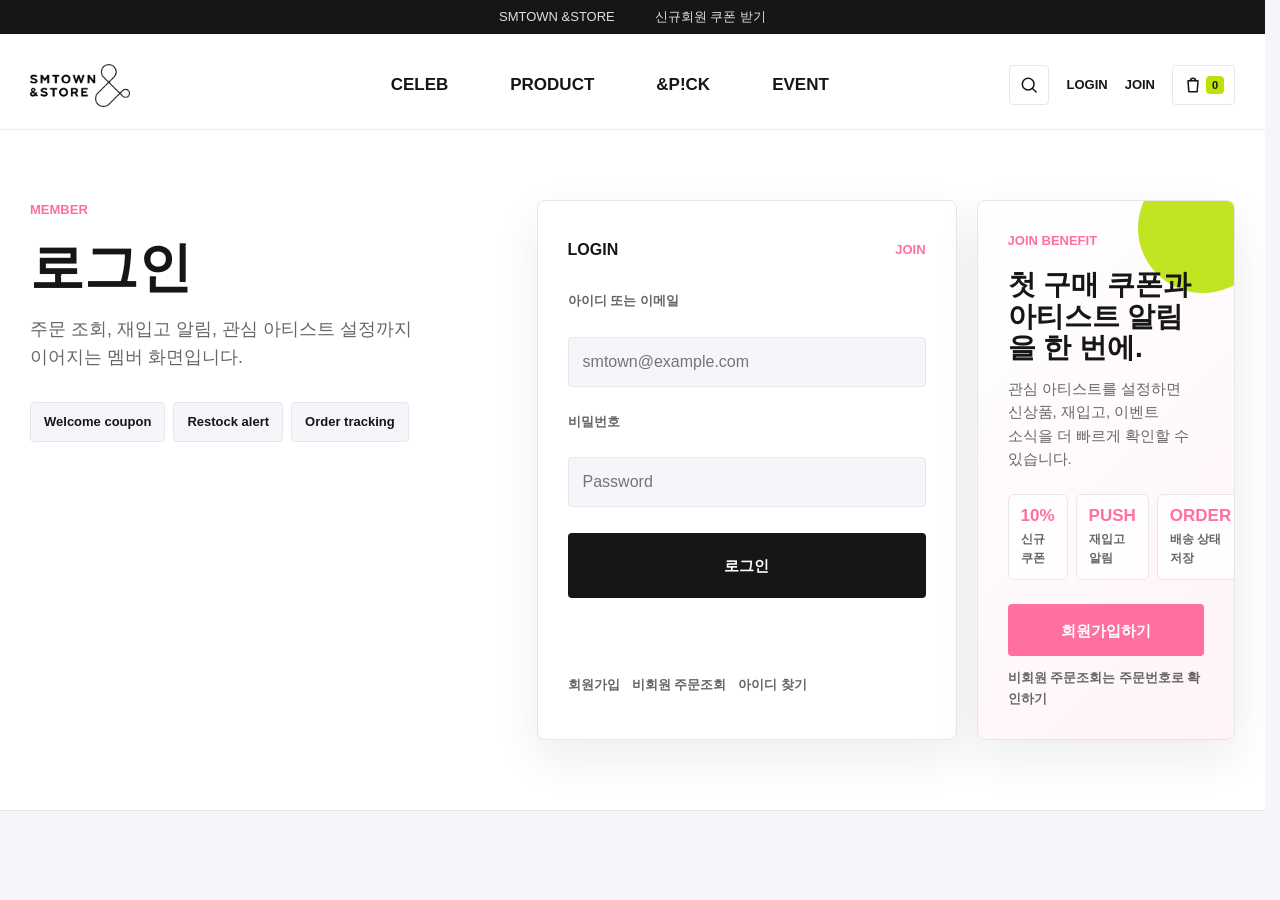
<file: Re-design/login.html>
<!DOCTYPE html>
<html lang="ko">
<head>
  <meta charset="UTF-8">
  <meta name="viewport" content="width=device-width, initial-scale=1.0">
  <title>LOGIN | SMTOWN &amp;STORE</title>
  <link rel="stylesheet" href="css/style.css">
</head>
<body class="inner-page" data-page="login">
  <header class="site-header">
    <div class="notice-strip">
      <div class="notice-inner">
        <a href="index.html">SMTOWN &amp;STORE</a>
        <a href="join.html">신규회원 쿠폰 받기</a>
      </div>
    </div>
    <div class="header-main wrap">
      <a class="brand" href="index.html" aria-label="SMTOWN &STORE 홈"><img src="images/logo-symbol.png" alt="SMTOWN &STORE"></a>
      <nav class="primary-nav" aria-label="주 메뉴">
        <a href="celeb.html">CELEB</a>
        <a href="product.html">PRODUCT</a>
        <a href="pick.html">&amp;P!CK</a>
        <a href="event.html">EVENT</a>
      </nav>
      <div class="utility-actions" aria-label="사용자 메뉴">
        <a class="text-link" href="login.html">LOGIN</a>
        <a class="text-link" href="join.html">JOIN</a>
        <a class="bag-button" href="cart.html" aria-label="장바구니"><span>0</span></a>
      </div>
    </div>
  </header>

  <main>
    <section class="inner-hero login-hero">
      <div class="wrap subpage-layout">
        <div class="subpage-copy">
          <p class="eyebrow">MEMBER</p>
          <h1>로그인</h1>
          <p>주문 조회, 재입고 알림, 관심 아티스트 설정까지 이어지는 멤버 화면입니다.</p>
          <div class="member-benefits">
            <span>Welcome coupon</span>
            <span>Restock alert</span>
            <span>Order tracking</span>
          </div>
        </div>

        <div class="auth-mock">
          <div class="mock-panel">
            <div class="mock-tabs"><strong>LOGIN</strong><a href="join.html">JOIN</a></div>
            <label for="login-id">아이디 또는 이메일</label>
            <input id="login-id" type="text" placeholder="smtown@example.com">
            <label for="login-pw">비밀번호</label>
            <input id="login-pw" type="password" placeholder="Password">
            <button class="button button-dark" type="button" data-login-submit>로그인</button>
            <div class="auth-links">
              <a href="join.html">회원가입</a>
              <a href="#guest-order">비회원 주문조회</a>
              <a href="login.html">아이디 찾기</a>
            </div>
          </div>

          <aside class="member-panel" aria-label="회원 혜택 안내">
            <div>
              <p class="eyebrow">JOIN BENEFIT</p>
              <strong>첫 구매 쿠폰과 아티스트 알림을 한 번에.</strong>
              <p>관심 아티스트를 설정하면 신상품, 재입고, 이벤트 소식을 더 빠르게 확인할 수 있습니다.</p>
            </div>
            <div class="member-panel-list">
              <span><b>10%</b>신규 쿠폰</span>
              <span><b>PUSH</b>재입고 알림</span>
              <span><b>ORDER</b>배송 상태 저장</span>
            </div>
            <a class="button button-primary" href="join.html">회원가입하기</a>
            <a class="guest-link" id="guest-order" href="cart.html">비회원 주문조회는 주문번호로 확인하기</a>
          </aside>
        </div>
      </div>
    </section>
  </main>

  <script src="script/store.js"></script>
  <script src="script/common.js"></script>
  <script src="script/action.js"></script>
</body>
</html>
</file>
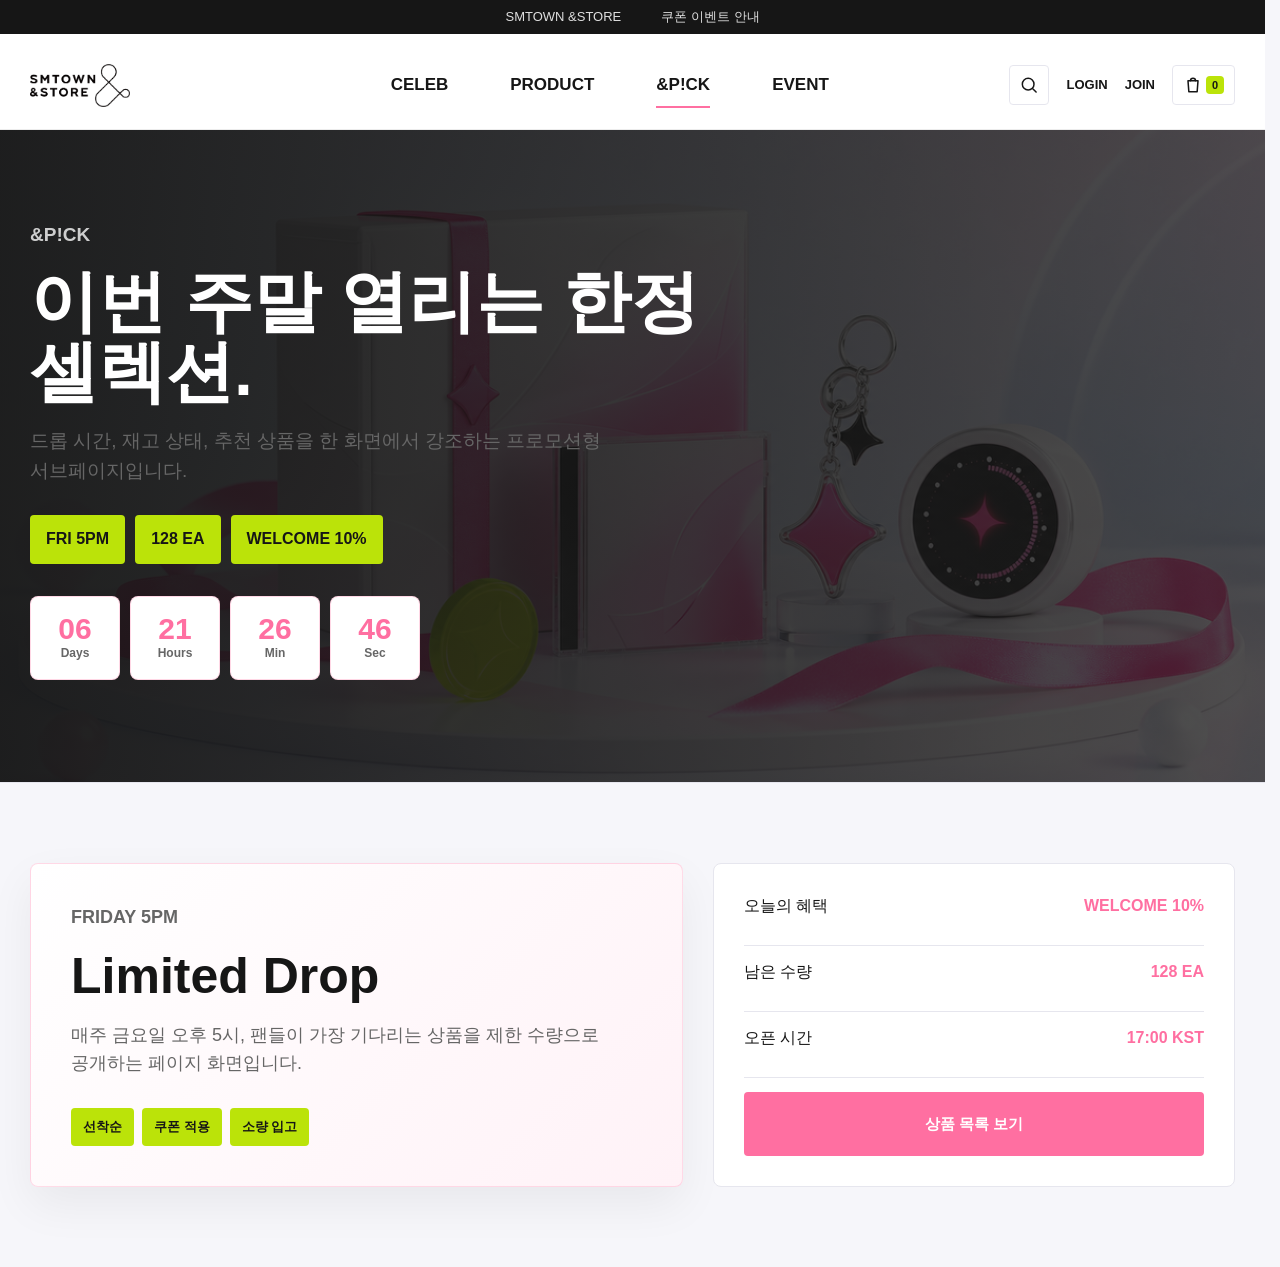
<file: Re-design/pick.html>
<!DOCTYPE html>
<html lang="ko">
<head>
  <meta charset="UTF-8">
  <meta name="viewport" content="width=device-width, initial-scale=1.0">
  <title>&amp;P!CK | SMTOWN &amp;STORE</title>
  <link rel="stylesheet" href="css/style.css">
</head>
<body class="inner-page" data-page="pick">
  <header class="site-header">
    <div class="notice-strip">
      <div class="notice-inner">
        <a href="index.html">SMTOWN &amp;STORE</a>
        <a href="event.html">쿠폰 이벤트 안내</a>
      </div>
    </div>
    <div class="header-main wrap">
      <a class="brand" href="index.html" aria-label="SMTOWN &STORE 홈"><img src="images/logo-symbol.png" alt="SMTOWN &STORE"></a>
      <nav class="primary-nav" aria-label="주 메뉴">
        <a href="celeb.html">CELEB</a>
        <a href="product.html">PRODUCT</a>
        <a class="is-current" href="pick.html">&amp;P!CK</a>
        <a href="event.html">EVENT</a>
      </nav>
      <div class="utility-actions" aria-label="사용자 메뉴">
        <a class="text-link" href="login.html">LOGIN</a>
        <a class="text-link" href="join.html">JOIN</a>
        <a class="bag-button" href="cart.html" aria-label="장바구니"><span>0</span></a>
      </div>
    </div>
  </header>

  <main>
    <section class="inner-hero pick-hero">
      <img src="images/pick-drop-illustration.png" alt="한정 셀렉션 굿즈 이미지">
      <div class="wrap pick-hero-content">
        <p class="eyebrow">&amp;P!CK</p>
        <h1>이번 주말 열리는 한정 셀렉션.</h1>
        <p>드롭 시간, 재고 상태, 추천 상품을 한 화면에서 강조하는 프로모션형 서브페이지입니다.</p>
        <div class="drop-meter" aria-label="드롭 정보">
          <span>FRI 5PM</span>
          <span>128 EA</span>
          <span>WELCOME 10%</span>
        </div>
      </div>
    </section>

    <section class="page-section pick-board">
      <div class="wrap promo-layout">
        <div class="promo-panel">
          <p class="eyebrow">FRIDAY 5PM</p>
          <h2>Limited Drop</h2>
          <p>매주 금요일 오후 5시, 팬들이 가장 기다리는 상품을 제한 수량으로 공개하는 페이지 화면입니다.</p>
          <div class="promo-tags" aria-label="드롭 태그">
            <span>선착순</span>
            <span>쿠폰 적용</span>
            <span>소량 입고</span>
          </div>
        </div>
        <div class="promo-deal">
          <div class="deal-row"><span>오늘의 혜택</span><strong>WELCOME 10%</strong></div>
          <div class="deal-row"><span>남은 수량</span><strong>128 EA</strong></div>
          <div class="deal-row"><span>오픈 시간</span><strong>17:00 KST</strong></div>
          <a class="button button-primary" href="product.html">상품 목록 보기</a>
        </div>
      </div>
    </section>
  </main>

  <script src="script/store.js"></script>
  <script src="script/common.js"></script>
  <script src="script/action.js"></script>
</body>
</html>
</file>
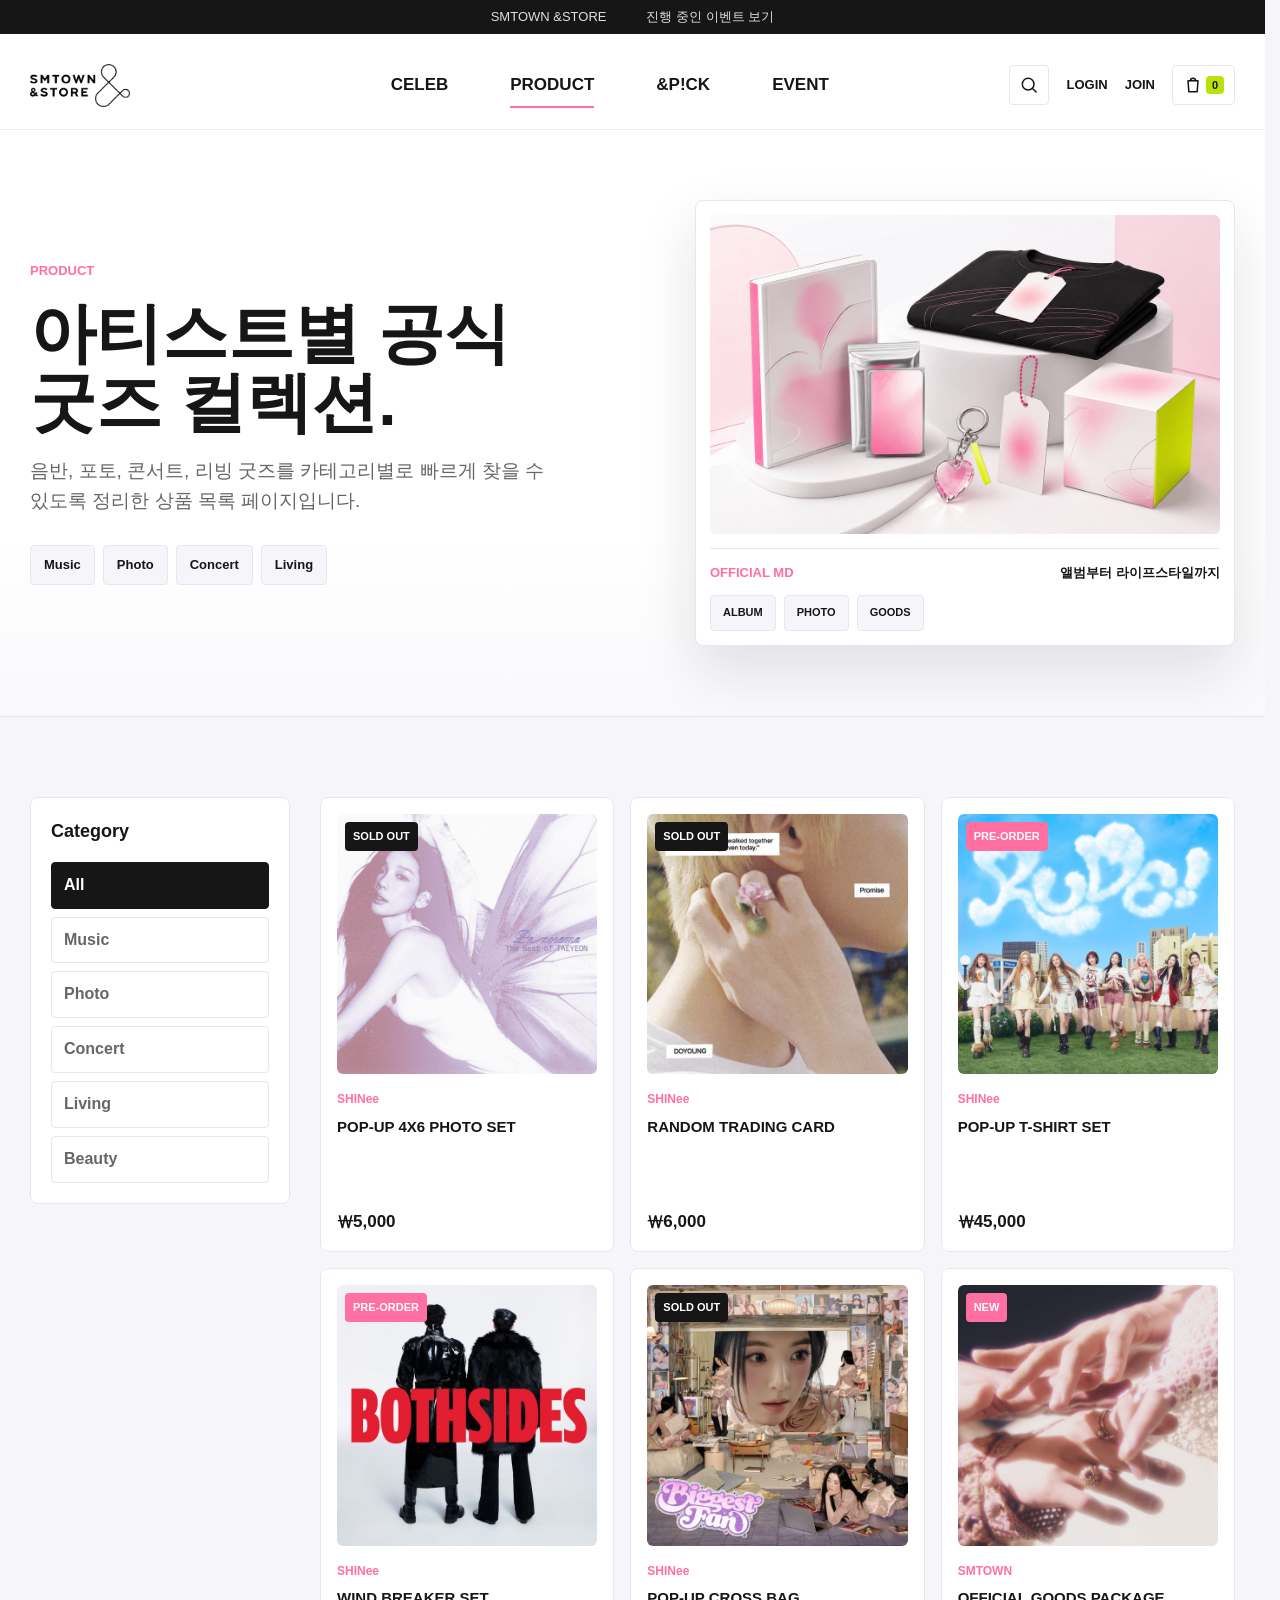
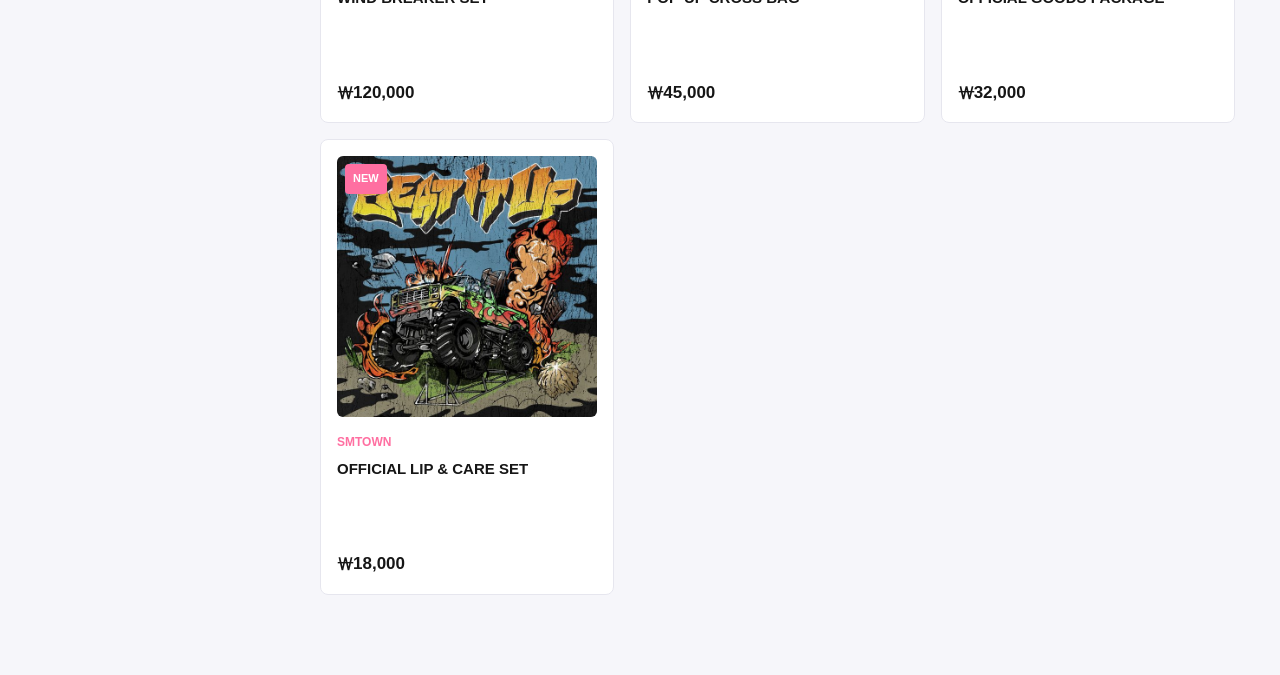
<file: Re-design/product.html>
<!DOCTYPE html>
<html lang="ko">
<head>
  <meta charset="UTF-8">
  <meta name="viewport" content="width=device-width, initial-scale=1.0">
  <title>PRODUCT | SMTOWN &amp;STORE</title>
  <link rel="stylesheet" href="css/style.css">
</head>
<body class="inner-page" data-page="product">
  <header class="site-header">
    <div class="notice-strip">
      <div class="notice-inner">
        <a href="index.html">SMTOWN &amp;STORE</a>
        <a href="event.html">진행 중인 이벤트 보기</a>
      </div>
    </div>
    <div class="header-main wrap">
      <a class="brand" href="index.html" aria-label="SMTOWN &STORE 홈"><img src="images/logo-symbol.png" alt="SMTOWN &STORE"></a>
      <nav class="primary-nav" aria-label="주 메뉴">
        <a href="celeb.html">CELEB</a>
        <a class="is-current" href="product.html">PRODUCT</a>
        <a href="pick.html">&amp;P!CK</a>
        <a href="event.html">EVENT</a>
      </nav>
      <div class="utility-actions" aria-label="사용자 메뉴">
        <a class="text-link" href="login.html">LOGIN</a>
        <a class="text-link" href="join.html">JOIN</a>
        <a class="bag-button" href="cart.html" aria-label="장바구니"><span>0</span></a>
      </div>
    </div>
  </header>

  <main>
    <section class="inner-hero product-hero">
      <div class="wrap product-hero-layout">
        <div class="inner-copy">
          <p class="eyebrow">PRODUCT</p>
          <h1>아티스트별 공식 굿즈 컬렉션.</h1>
          <p>음반, 포토, 콘서트, 리빙 굿즈를 카테고리별로 빠르게 찾을 수 있도록 정리한 상품 목록 페이지입니다.</p>
          <div class="hero-chip-row" aria-label="상품 카테고리">
            <span>Music</span>
            <span>Photo</span>
            <span>Concert</span>
            <span>Living</span>
          </div>
        </div>
        <div class="product-showcase">
          <img class="product-showcase-main" src="images/product-hero-illustration.png" alt="공식 굿즈 목업 이미지">
          <div class="product-showcase-note">
            <strong>OFFICIAL MD</strong>
            <span>앨범부터 라이프스타일까지</span>
          </div>
          <div class="product-showcase-tabs" aria-label="대표 상품군">
            <span>ALBUM</span>
            <span>PHOTO</span>
            <span>GOODS</span>
          </div>
        </div>
      </div>
    </section>

    <section class="page-section">
      <div class="wrap catalog-layout">
        <aside class="catalog-sidebar">
          <strong>Category</strong>
          <div class="filter-list">
            <a class="is-current" href="product.html">All</a>
            <a href="product.html">Music</a>
            <a href="product.html">Photo</a>
            <a href="product.html">Concert</a>
            <a href="product.html">Living</a>
            <a href="product.html">Beauty</a>
          </div>
        </aside>
        <div class="catalog-grid">
          <article class="product-card"><button type="button"><span class="status">SOLD OUT</span><img src="images/product-01.jpg" alt=""><span class="artist">SHINee</span><strong>POP-UP 4X6 PHOTO SET</strong><span class="price">₩5,000</span></button></article>
          <article class="product-card"><button type="button"><span class="status">SOLD OUT</span><img src="images/product-02.jpg" alt=""><span class="artist">SHINee</span><strong>RANDOM TRADING CARD</strong><span class="price">₩6,000</span></button></article>
          <article class="product-card"><button type="button"><span class="status pink">PRE-ORDER</span><img src="images/product-03.jpg" alt=""><span class="artist">SHINee</span><strong>POP-UP T-SHIRT SET</strong><span class="price">₩45,000</span></button></article>
          <article class="product-card"><button type="button"><span class="status pink">PRE-ORDER</span><img src="images/product-04.jpg" alt=""><span class="artist">SHINee</span><strong>WIND BREAKER SET</strong><span class="price">₩120,000</span></button></article>
          <article class="product-card"><button type="button"><span class="status">SOLD OUT</span><img src="images/product-05.jpg" alt=""><span class="artist">SHINee</span><strong>POP-UP CROSS BAG</strong><span class="price">₩45,000</span></button></article>
          <article class="product-card"><button type="button"><span class="status pink">NEW</span><img src="images/product-06.jpg" alt=""><span class="artist">SMTOWN</span><strong>OFFICIAL GOODS PACKAGE</strong><span class="price">₩32,000</span></button></article>
        </div>
      </div>
    </section>
  </main>

  <script src="script/store.js"></script>
  <script src="script/common.js"></script>
  <script src="script/action.js"></script>
</body>
</html>
</file>
<file: Re-design/css/style.css>
* { box-sizing: border-box; margin: 0; padding: 0; }
html { font-size: 10px; scroll-behavior: smooth; scrollbar-gutter: stable; }
body { min-width: 320px; color: #161616; background: #fff; font-family: "Pretendard", "Segoe UI", Arial, sans-serif; font-size: 1.6rem; line-height: 1.55; }
body.is-detail { background: #f6f6fa; }
body.is-menu-open { overflow: hidden; }
a { color: inherit; text-decoration: none; }
button, input, select { font: inherit; }
button { border: 0; background: none; cursor: pointer; color: inherit; }
img { display: block; max-width: 100%; }
svg { display: block; }
[hidden] { display: none !important; }
/* 한글 제목·설명이 단어 중간에서 끊기지 않고 띄어쓰기 단위로만 줄바꿈되도록 */
h1, h2, h3, h4, p { word-break: keep-all; }

:root {
  --ink: #161616;
  --muted: #666666;
  --line: #e6e6ee;
  --paper: #f6f6fa;
  --soft-pink: #fdf5f7;
  --pink: #ff6fa1;
  --pink-strong: #ff649a;
  --lime: #bbe309;
  --blue: #042c78;
  --footer: #223056;
  --red: #e31e30;
  --white: #ffffff;
  --shadow: 0 24px 60px rgba(22, 22, 22, 0.12);
}

.skip-link { position: fixed; left: 2rem; top: 1rem; z-index: 100; transform: translateY(-150%); background: var(--ink); color: var(--white); padding: 1rem 1.4rem; border-radius: 4px; }
.skip-link:focus { transform: translateY(0); }
.wrap { width: min(140rem, calc(100% - 6rem)); margin: 0 auto; }

.site-header { position: sticky; top: 0; z-index: 50; background: rgba(255, 255, 255, 0.96); border-bottom: 1px solid rgba(22, 22, 22, 0.08); backdrop-filter: blur(14px); }
.notice-strip { height: 3.4rem; background: var(--ink); color: var(--white); overflow: hidden; }
.notice-inner { width: min(140rem, calc(100% - 6rem)); height: 100%; margin: 0 auto; display: flex; align-items: center; justify-content: center; gap: 4rem; font-size: 1.3rem; }
.notice-inner a { opacity: 0.86; transition: opacity 0.2s ease; }
.notice-inner a:hover { opacity: 1; }
.header-main { height: 9.5rem; display: grid; grid-template-columns: 18rem 1fr auto; align-items: center; gap: 3rem; }
.brand { display: inline-flex; align-items: center; width: 10rem; }
.brand img { width: 10rem; height: auto; }
.primary-nav { display: flex; justify-content: center; align-items: center; gap: 6.2rem; font-weight: 700; font-size: 1.7rem; }
.primary-nav a { position: relative; padding: 3.8rem 0; }
.primary-nav a::after { content: ""; position: absolute; left: 0; right: 0; bottom: 2.8rem; height: 2px; background: var(--pink); transform: scaleX(0); transform-origin: center; transition: transform 0.22s ease; }
.primary-nav a:hover::after { transform: scaleX(1); }
.primary-nav a.is-current::after { transform: scaleX(1); }
.utility-actions { display: flex; align-items: center; justify-content: flex-end; gap: 1.7rem; font-size: 1.3rem; font-weight: 700; }
.icon-button, .bag-button { width: 4rem; height: 4rem; display: inline-flex; align-items: center; justify-content: center; border: 1px solid var(--line); border-radius: 4px; transition: background 0.2s ease, border-color 0.2s ease; }
.icon-button:hover, .bag-button:hover { border-color: var(--ink); background: var(--paper); }
.icon-button svg, .bag-button svg { width: 2rem; height: 2rem; fill: none; stroke: currentColor; stroke-width: 1.8; stroke-linecap: round; stroke-linejoin: round; }
.bag-button { gap: 0.3rem; width: auto; min-width: 5.2rem; padding: 0 1rem; }
.bag-button span { min-width: 1.8rem; height: 1.8rem; display: inline-flex; align-items: center; justify-content: center; background: var(--lime); border-radius: 4px; font-size: 1.1rem; color: var(--ink); }
.text-link { padding: 1rem 0; }
.menu-toggle { display: none; width: 4rem; height: 4rem; border: 1px solid var(--line); border-radius: 4px; align-items: center; justify-content: center; flex-direction: column; gap: 0.5rem; }
.menu-toggle span { width: 1.9rem; height: 2px; background: var(--ink); transition: transform 0.2s ease, opacity 0.2s ease; }
.menu-toggle[aria-expanded="true"] span:nth-child(1) { transform: translateY(7px) rotate(45deg); }
.menu-toggle[aria-expanded="true"] span:nth-child(2) { opacity: 0; }
.menu-toggle[aria-expanded="true"] span:nth-child(3) { transform: translateY(-7px) rotate(-45deg); }
.mobile-panel { position: fixed; inset: 12.9rem 0 auto 0; background: var(--white); border-bottom: 1px solid var(--line); box-shadow: var(--shadow); }
.mobile-panel nav { width: min(100%, calc(100% - 4rem)); margin: 0 auto; display: grid; padding: 2rem 0; }
.mobile-panel a { padding: 1.6rem 0; font-size: 2.1rem; font-weight: 800; border-bottom: 1px solid var(--line); }
.search-panel { position: absolute; left: 0; right: 0; top: 100%; background: var(--white); border-bottom: 1px solid var(--line); box-shadow: var(--shadow); }
.search-shell { height: 9rem; display: grid; grid-template-columns: auto 1fr auto; align-items: center; gap: 2rem; }
.search-shell label { font-size: 1.4rem; font-weight: 800; color: var(--pink); }
.search-shell input { width: 100%; height: 5rem; border: 1px solid var(--line); border-radius: 4px; padding: 0 1.6rem; outline: none; }
.search-shell input:focus { border-color: var(--ink); }
.search-shell button { height: 4.6rem; padding: 0 1.8rem; background: var(--ink); color: var(--white); border-radius: 4px; font-weight: 700; }

.hero { position: relative; min-height: 78rem; overflow: hidden; background: var(--ink); }
.hero-bg { position: absolute; inset: 0; width: 100%; height: 100%; object-fit: cover; }
.hero-overlay { position: absolute; inset: 0; background: linear-gradient(90deg, rgba(22, 22, 22, 0.72), rgba(22, 22, 22, 0.28) 45%, rgba(22, 22, 22, 0.05)); }
.hero-content { position: relative; z-index: 1; min-height: 78rem; display: flex; flex-direction: column; justify-content: center; align-items: flex-start; color: var(--white); }
.eyebrow { font-size: 1.3rem; font-weight: 900; color: var(--pink); text-transform: uppercase; letter-spacing: 0; margin-bottom: 1.8rem; }
.hero .eyebrow { color: var(--lime); }
.hero h1 { font-size: 8.8rem; line-height: 1.02; font-weight: 900; max-width: 72rem; }
.hero-lead { margin-top: 2.4rem; max-width: 50rem; color: rgba(255, 255, 255, 0.88); font-size: 2rem; }
.hero-actions { display: flex; flex-wrap: wrap; gap: 1.2rem; margin-top: 4rem; }
.button { min-height: 5.2rem; display: inline-flex; align-items: center; justify-content: center; padding: 0 2.4rem; border-radius: 4px; font-weight: 800; font-size: 1.5rem; border: 1px solid transparent; transition: transform 0.2s ease, background 0.2s ease, color 0.2s ease, border-color 0.2s ease; }
.button:hover { transform: translateY(-2px); }
.button-primary { background: var(--pink); color: var(--white); }
.button-primary:hover { background: var(--pink-strong); }
.button-ghost { background: var(--white); color: var(--ink); border-color: var(--line); }
.button-ghost:hover { border-color: var(--ink); }
.button-dark { background: var(--ink); color: var(--white); }
.button-dark:hover { background: var(--blue); }
.hero-ribbon { position: absolute; left: 50%; bottom: 4rem; z-index: 1; transform: translateX(-50%); min-width: 32rem; padding: 1.2rem 2rem; text-align: center; background: var(--lime); color: var(--ink); font-weight: 900; border-radius: 4px; }

.category-band { background: var(--white); border-bottom: 1px solid var(--line); }
.category-list { min-height: 8.8rem; display: flex; align-items: center; gap: 1rem; overflow-x: auto; scrollbar-width: none; }
.category-list::-webkit-scrollbar { display: none; }
.category-list a { flex: 0 0 auto; padding: 1rem 1.5rem; border: 1px solid var(--line); border-radius: 4px; font-size: 1.4rem; font-weight: 800; background: var(--white); }
.category-list a:hover { border-color: var(--pink); color: var(--pink); }

.section { padding: 12rem 0; }
.section h2 { font-size: 5rem; line-height: 1.16; font-weight: 900; max-width: 70rem; }
.section-copy p:not(.eyebrow), .event-copy p { margin-top: 2rem; color: var(--muted); font-size: 1.8rem; max-width: 54rem; }
.feature-section { background: var(--paper); }
.feature-layout { display: grid; grid-template-columns: 0.78fr 1.22fr; align-items: center; gap: 7rem; }
.pill-row { display: flex; flex-wrap: wrap; gap: 0.8rem; margin-top: 3rem; }
.pill-row span { padding: 0.9rem 1.3rem; background: var(--white); border: 1px solid var(--line); border-radius: 4px; font-size: 1.3rem; font-weight: 800; }
.feature-stage { position: relative; }
.feature-cards { display: grid; grid-template-columns: repeat(3, 1fr); gap: 2rem; }
.feature-cards article { background: var(--white); border: 1px solid var(--line); border-radius: 8px; overflow: hidden; min-height: 34rem; display: flex; flex-direction: column; justify-content: space-between; box-shadow: 0 16px 40px rgba(22, 22, 22, 0.08); cursor: pointer; transition: transform 0.2s ease, box-shadow 0.2s ease, border-color 0.2s ease; }
.feature-cards article:hover, .feature-cards article:focus-visible { transform: translateY(-5px); border-color: var(--ink); box-shadow: 0 22px 48px rgba(22, 22, 22, 0.14); outline: none; }
.feature-cards img { width: 100%; height: 26rem; object-fit: contain; object-position: center; background: var(--white); padding: 1rem; }
.feature-cards strong { display: block; padding: 1.8rem; font-size: 1.4rem; }

.product-nav { background: var(--white); }
.product-nav-layout { display: grid; grid-template-columns: 0.8fr 1.2fr; gap: 6rem; align-items: start; }
.category-grid { display: grid; grid-template-columns: repeat(4, 1fr); border: 1px solid var(--line); border-radius: 8px; overflow: hidden; background: var(--white); }
.category-grid a { min-height: 13.8rem; position: relative; display: flex; flex-direction: column; justify-content: flex-end; align-items: flex-start; gap: 0.7rem; padding: 2rem; border-right: 1px solid var(--line); border-bottom: 1px solid var(--line); font-weight: 900; text-align: left; background: var(--white); transition: background 0.2s ease, color 0.2s ease, transform 0.2s ease; }
.category-grid a:nth-child(4n) { border-right: 0; }
.category-grid a:nth-last-child(-n+4) { border-bottom: 0; }
.category-grid a::before { content: ""; position: absolute; left: 2rem; right: 2rem; top: 2rem; height: 0.4rem; border-radius: 999px; background: var(--soft-pink); transition: background 0.2s ease, transform 0.2s ease; }
.category-grid a::after { content: ""; position: absolute; right: 2rem; top: 2rem; width: 1.2rem; height: 1.2rem; border-radius: 50%; background: var(--lime); opacity: 0; transform: scale(0.4); transition: opacity 0.2s ease, transform 0.2s ease; }
.category-grid a:hover { background: var(--ink); color: var(--white); transform: translateY(-0.2rem); }
.category-grid a:hover::before { background: var(--pink); transform: scaleX(0.72); transform-origin: left; }
.category-grid a:hover::after { opacity: 1; transform: scale(1); }
.category-grid a span { color: var(--pink); font-size: 1.2rem; font-weight: 900; }
.category-grid a strong { position: relative; z-index: 1; font-size: 1.8rem; line-height: 1.1; }
.category-grid a em { position: relative; z-index: 1; color: var(--muted); font-size: 1.2rem; font-style: normal; font-weight: 800; line-height: 1.25; }
.category-grid a:hover span, .category-grid a:hover em { color: rgba(255, 255, 255, 0.72); }
.category-icon { position: relative; flex: 0 0 auto; width: 4.8rem; height: 4.8rem; display: block; border: 2px solid currentColor; border-radius: 8px; color: var(--pink); transition: color 0.2s ease, transform 0.2s ease; }
.category-grid a:hover .category-icon { color: var(--lime); transform: translateY(-0.3rem); }
.category-icon::before, .category-icon::after { content: ""; position: absolute; display: block; }
.icon-music::before { left: 1.4rem; top: 1rem; width: 1.8rem; height: 2.3rem; border-right: 2px solid currentColor; border-top: 2px solid currentColor; transform: skewY(-12deg); }
.icon-music::after { left: 0.9rem; bottom: 0.8rem; width: 1.1rem; height: 1.1rem; border: 2px solid currentColor; border-radius: 50%; box-shadow: 1.8rem -0.4rem 0 -0.2rem var(--white), 1.8rem -0.4rem 0 0 currentColor; }
.icon-disc { border-radius: 50%; }
.icon-disc::before { inset: 1.1rem; border: 2px solid currentColor; border-radius: 50%; }
.icon-disc::after { left: 50%; top: 50%; width: 0.8rem; height: 0.8rem; border: 2px solid currentColor; border-radius: 50%; transform: translate(-50%, -50%); background: var(--white); }
.icon-photo::before { left: 0.8rem; right: 0.8rem; bottom: 0.9rem; height: 1.6rem; border-left: 2px solid currentColor; border-bottom: 2px solid currentColor; transform: skewX(-18deg); }
.icon-photo::after { right: 1rem; top: 1rem; width: 0.9rem; height: 0.9rem; border: 2px solid currentColor; border-radius: 50%; }
.icon-light { border-radius: 50% 50% 8px 8px; }
.icon-light::before { left: 1.6rem; top: -1rem; width: 1.2rem; height: 1.3rem; border-left: 2px solid currentColor; border-right: 2px solid currentColor; }
.icon-light::after { left: 1.3rem; bottom: 0.8rem; width: 1.8rem; height: 0.7rem; border-top: 2px solid currentColor; border-bottom: 2px solid currentColor; }
.icon-home::before { left: 0.9rem; top: 1rem; width: 2.5rem; height: 2.5rem; border-left: 2px solid currentColor; border-top: 2px solid currentColor; transform: rotate(45deg); }
.icon-home::after { left: 1.4rem; bottom: 0.8rem; width: 1.6rem; height: 1.8rem; border: 2px solid currentColor; border-bottom: 0; }
.icon-sparkle::before { left: 1.8rem; top: 0.7rem; width: 1rem; height: 3rem; background: currentColor; clip-path: polygon(50% 0, 75% 38%, 100% 50%, 75% 62%, 50% 100%, 25% 62%, 0 50%, 25% 38%); }
.icon-sparkle::after { right: 0.8rem; bottom: 0.8rem; width: 1.2rem; height: 1.2rem; background: currentColor; clip-path: polygon(50% 0, 70% 35%, 100% 50%, 70% 65%, 50% 100%, 30% 65%, 0 50%, 30% 35%); }
.icon-pen::before { left: 1.8rem; top: 0.8rem; width: 1rem; height: 2.7rem; border: 2px solid currentColor; border-radius: 999px; transform: rotate(35deg); }
.icon-pen::after { left: 1rem; bottom: 0.8rem; width: 2.6rem; height: 0.2rem; background: currentColor; }
.icon-custom::before { left: 0.9rem; top: 0.9rem; width: 1.3rem; height: 1.3rem; border: 2px solid currentColor; border-radius: 50%; box-shadow: 1.6rem 0 0 -0.2rem var(--white), 1.6rem 0 0 0 currentColor, 0 1.6rem 0 -0.2rem var(--white), 0 1.6rem 0 0 currentColor, 1.6rem 1.6rem 0 -0.2rem var(--white), 1.6rem 1.6rem 0 0 currentColor; }

.event-section { background: var(--soft-pink); }
.event-layout { display: grid; grid-template-columns: 0.7fr 1fr; gap: 7rem; align-items: center; }
.event-copy h2 { color: var(--ink); }
.countdown { display: flex; gap: 1rem; margin: 3.2rem 0; }
.countdown span { width: 9rem; min-height: 8.4rem; display: flex; flex-direction: column; justify-content: center; align-items: center; border: 1px solid rgba(255, 111, 161, 0.28); background: var(--white); border-radius: 8px; color: var(--muted); font-size: 1.2rem; font-weight: 800; }
.countdown b { display: block; color: var(--pink); font-size: 3rem; line-height: 1; }
.event-media { border-radius: 8px; overflow: hidden; box-shadow: var(--shadow); background: var(--white); }
.event-media img { width: 100%; aspect-ratio: 16 / 9; object-fit: cover; }

.app-section { background: var(--white); }
.app-layout { display: grid; grid-template-columns: 22rem 1fr 38rem; gap: 5rem; align-items: center; }
.app-icon-box { width: 17.4rem; height: 17.4rem; border-radius: 8px; overflow: hidden; box-shadow: var(--shadow); }
.app-icon-box img { width: 100%; height: 100%; object-fit: cover; }
.benefit-list { display: grid; gap: 1.2rem; }
.benefit-list article { display: flex; align-items: center; gap: 1.4rem; padding: 1.8rem; border: 1px solid var(--line); border-radius: 8px; background: var(--paper); }
.benefit-list strong { color: var(--pink); font-size: 1.4rem; }
.benefit-list span { font-weight: 800; }

.new-items { background: var(--paper); }
.section-head { display: flex; align-items: flex-end; justify-content: space-between; gap: 3rem; margin-bottom: 4rem; }
.section-head.compact { margin-bottom: 2.4rem; }
.filter-tabs { display: flex; flex-wrap: wrap; gap: 0.8rem; }
.filter-tabs button, .tab-buttons button { min-height: 4.4rem; padding: 0 1.6rem; border: 1px solid var(--line); border-radius: 4px; background: var(--white); font-size: 1.4rem; font-weight: 800; }
.filter-tabs button.is-active, .tab-buttons button.is-active { background: var(--ink); color: var(--white); border-color: var(--ink); }
.product-grid { display: grid; grid-template-columns: repeat(5, 1fr); gap: 2rem; }
.product-card { min-width: 0; }
.product-card[hidden] { display: none; }
.product-card button { width: 100%; height: 100%; position: relative; display: flex; flex-direction: column; align-items: stretch; text-align: left; padding: 1.6rem; background: var(--white); border: 1px solid var(--line); border-radius: 8px; transition: transform 0.2s ease, box-shadow 0.2s ease, border-color 0.2s ease; }
.product-card button:hover, .product-card button:focus-visible { transform: translateY(-5px); box-shadow: 0 20px 42px rgba(22, 22, 22, 0.12); border-color: var(--ink); outline: none; }
.product-card img { width: 100%; aspect-ratio: 1 / 1; object-fit: cover; background: var(--paper); border-radius: 6px; margin-bottom: 1.6rem; }
.status { position: absolute; left: 2.4rem; top: 2.4rem; z-index: 1; padding: 0.6rem 0.8rem; background: var(--ink); color: var(--white); border-radius: 4px; font-size: 1.1rem; font-weight: 900; }
.status.pink { background: var(--pink); }
.artist { color: var(--pink); font-size: 1.2rem; font-weight: 900; margin-bottom: 0.8rem; }
.product-card strong { min-height: 7.6rem; font-size: 1.5rem; line-height: 1.35; }
.price { margin-top: 1.6rem; font-weight: 900; font-size: 1.7rem; }

.detail-page { padding-top: 7rem; }
.detail-hero { padding-bottom: 6rem; }
.back-link { min-height: 4.6rem; padding: 0 1.6rem; border: 1px solid var(--line); border-radius: 4px; background: var(--white); font-weight: 800; margin-bottom: 2rem; }
.back-link:hover { border-color: var(--ink); }
.breadcrumb { display: flex; flex-wrap: wrap; align-items: center; gap: 1rem; color: var(--muted); font-size: 1.3rem; font-weight: 800; margin-bottom: 3rem; }
.breadcrumb span::before, .breadcrumb strong::before { content: "/"; margin-right: 1rem; color: #b0b7c0; }
.detail-layout { display: grid; grid-template-columns: 1fr 0.82fr; gap: 6rem; align-items: start; }
.detail-media { background: var(--white); border: 1px solid var(--line); border-radius: 8px; padding: 5rem; box-shadow: 0 20px 50px rgba(22, 22, 22, 0.08); }
.detail-media img { width: 100%; aspect-ratio: 1 / 1; object-fit: cover; border-radius: 6px; background: var(--paper); }
.detail-summary { background: var(--white); border: 1px solid var(--line); border-radius: 8px; padding: 4rem; }
.detail-artist { display: inline-flex; padding: 0.7rem 1rem; background: var(--soft-pink); color: var(--pink); border-radius: 4px; font-size: 1.2rem; font-weight: 900; margin-bottom: 2rem; }
.detail-summary h1 { font-size: 3.8rem; line-height: 1.18; margin-bottom: 2rem; }
.detail-desc { color: var(--muted); font-size: 1.7rem; margin-bottom: 3rem; }
.detail-meta { border-top: 1px solid var(--line); border-bottom: 1px solid var(--line); margin-bottom: 2.4rem; }
.detail-meta div { display: grid; grid-template-columns: 11rem 1fr; gap: 1rem; padding: 1.4rem 0; border-bottom: 1px solid var(--line); }
.detail-meta div:last-child { border-bottom: 0; }
.detail-meta dt { color: var(--muted); font-weight: 700; }
.detail-meta dd { font-weight: 800; }
.option-box { display: grid; gap: 0.8rem; margin-bottom: 1.6rem; }
.option-box label { font-weight: 800; }
.option-box select { width: 100%; height: 5rem; border: 1px solid var(--line); border-radius: 4px; padding: 0 1.2rem; background: var(--white); }
.qty-box { display: inline-grid; grid-template-columns: 4.4rem 5.4rem 4.4rem; height: 4.6rem; border: 1px solid var(--line); border-radius: 4px; overflow: hidden; margin-bottom: 2.4rem; }
.qty-box button, .qty-box output { display: flex; align-items: center; justify-content: center; background: var(--white); font-weight: 900; }
.qty-box output { border-left: 1px solid var(--line); border-right: 1px solid var(--line); }
.detail-actions { display: grid; grid-template-columns: repeat(3, 1fr); gap: 1rem; }
.detail-notice { margin-top: 1.6rem; color: var(--pink); font-weight: 800; }
.detail-tabs { padding-bottom: 7rem; }
.tab-buttons { display: flex; gap: 0.8rem; margin-bottom: 1.6rem; }
.tab-panel { background: var(--white); border: 1px solid var(--line); border-radius: 8px; padding: 3rem; }
.tab-panel h2 { font-size: 2.4rem; margin-bottom: 1.2rem; }
.tab-panel p { color: var(--muted); }
.related-items { padding-top: 0; }
.related-grid { display: grid; grid-template-columns: repeat(4, 1fr); gap: 1.6rem; }
.related-card { background: var(--white); border: 1px solid var(--line); border-radius: 8px; padding: 1.4rem; }
.related-card button { width: 100%; text-align: left; }
.related-card img { width: 100%; aspect-ratio: 1 / 1; object-fit: cover; border-radius: 6px; margin-bottom: 1.2rem; }
.related-card strong { display: block; font-size: 1.4rem; line-height: 1.35; }
.related-card span { display: block; margin-top: 0.8rem; color: var(--pink); font-weight: 900; }

.inner-page { background: var(--paper); }
.inner-hero { padding: 7rem 0; background: var(--white); border-bottom: 1px solid var(--line); }
.inner-hero-grid { display: grid; grid-template-columns: 0.82fr 1.18fr; gap: 6rem; align-items: end; }
.inner-hero h1 { font-size: 6.6rem; line-height: 1.04; font-weight: 900; max-width: 72rem; }
.subpage-copy h1, .join-card h1, .section-copy h1 { font-size: 5.4rem; line-height: 1.08; font-weight: 900; }
.inner-hero p:not(.eyebrow) { margin-top: 2rem; color: var(--muted); font-size: 1.9rem; max-width: 58rem; }
.inner-visual { min-height: 30rem; display: grid; grid-template-columns: repeat(3, 1fr); gap: 1.4rem; align-items: end; }
.inner-visual img { width: 100%; aspect-ratio: 4 / 5; object-fit: cover; border-radius: 8px; box-shadow: var(--shadow); }
.inner-visual img:nth-child(2) { transform: translateY(-3rem); }
.inner-copy { min-width: 0; }
.hero-chip-row { display: flex; flex-wrap: wrap; gap: 0.8rem; margin-top: 3rem; }
.hero-chip-row span { min-height: 4rem; display: inline-flex; align-items: center; padding: 0 1.3rem; border: 1px solid var(--line); border-radius: 4px; background: var(--paper); color: var(--ink); font-size: 1.3rem; font-weight: 900; }
.celeb-hero { background: linear-gradient(180deg, #ffffff 0%, #ffffff 72%, #fff6f9 100%); }
.celeb-hero-layout { display: grid; grid-template-columns: minmax(0, 0.95fr) minmax(36rem, 0.85fr); gap: 7rem; align-items: center; }
.celeb-quickline { display: flex; flex-wrap: wrap; align-items: center; gap: 1rem; margin-top: 3.2rem; color: var(--ink); font-size: 1.4rem; font-weight: 900; }
.celeb-quickline i { width: 3.4rem; height: 2px; background: var(--pink); opacity: 0.55; }
.celeb-orbit-panel { position: relative; min-height: 34rem; isolation: isolate; }
.celeb-orbit-panel::before { content: ""; position: absolute; inset: 3rem 5rem; border: 1px solid rgba(255, 111, 161, 0.35); border-radius: 50%; transform: rotate(-10deg); }
.celeb-orbit-panel::after { content: ""; position: absolute; right: 2.4rem; top: 2rem; width: 13rem; height: 13rem; border-radius: 50%; background: var(--lime); box-shadow: -13rem 12rem 0 -4rem rgba(255, 111, 161, 0.18), -5rem 19rem 0 -6rem rgba(22, 22, 22, 0.12); z-index: -1; }
.celeb-orbit-panel strong { position: absolute; left: 50%; top: 50%; transform: translate(-50%, -50%) rotate(-4deg); width: 20rem; height: 20rem; display: flex; align-items: center; justify-content: center; border: 2px solid var(--ink); border-radius: 50%; background: var(--white); color: var(--ink); text-align: center; font-size: 2.7rem; line-height: 1; font-weight: 900; box-shadow: 0 22px 55px rgba(22, 22, 22, 0.12); }
.orbit-word { position: absolute; display: inline-flex; align-items: center; justify-content: center; min-height: 4.6rem; padding: 0 1.4rem; border: 1px solid var(--line); border-radius: 999px; background: rgba(255, 255, 255, 0.92); color: var(--pink); font-size: 1.3rem; font-weight: 900; box-shadow: 0 14px 32px rgba(22, 22, 22, 0.08); }
.orbit-word-a { left: 3rem; top: 4.8rem; }
.orbit-word-b { right: 0; top: 13rem; color: var(--ink); }
.orbit-word-c { left: 0; bottom: 7rem; color: var(--ink); }
.orbit-word-d { right: 10rem; bottom: 2.8rem; background: var(--pink); color: var(--white); border-color: var(--pink); }
.product-hero { background: linear-gradient(180deg, #ffffff 0%, #ffffff 70%, #f9f9fc 100%); overflow: hidden; }
.product-hero-layout { display: grid; grid-template-columns: minmax(0, 0.92fr) minmax(42rem, 0.92fr); gap: 6rem; align-items: center; }
.product-showcase { width: min(100%, 54rem); justify-self: end; padding: 1.4rem; border: 1px solid var(--line); border-radius: 8px; background: var(--white); box-shadow: 0 24px 58px rgba(22, 22, 22, 0.12); }
.product-showcase::before, .product-showcase::after { display: none; }
.product-showcase-main { width: 100%; aspect-ratio: 16 / 10; object-fit: cover; border-radius: 6px; background: var(--soft-pink); }
.product-showcase-note { display: flex; justify-content: space-between; gap: 1.4rem; align-items: center; margin-top: 1.4rem; padding-top: 1.4rem; border-top: 1px solid var(--line); }
.product-showcase-note strong { color: var(--pink); font-size: 1.3rem; font-weight: 900; }
.product-showcase-note span { color: var(--ink); font-size: 1.3rem; font-weight: 900; }
.product-showcase-tabs { display: flex; gap: 0.8rem; margin-top: 1.2rem; }
.product-showcase-tabs span { min-height: 3.6rem; display: inline-flex; align-items: center; padding: 0 1.2rem; border: 1px solid var(--line); border-radius: 4px; background: var(--paper); font-size: 1.1rem; font-weight: 900; }
.pick-hero { position: relative; min-height: 48rem; display: flex; align-items: center; overflow: hidden; background: var(--ink); color: var(--white); }
.pick-hero > img { position: absolute; inset: 0; width: 100%; height: 100%; object-fit: cover; opacity: 0.38; }
.pick-hero::after { content: ""; position: absolute; inset: 0; background: linear-gradient(90deg, rgba(22,22,22,0.9), rgba(22,22,22,0.35)); }
.pick-hero-content { position: relative; z-index: 1; }
.pick-hero-content h1 { font-size: 6.8rem; line-height: 1.02; max-width: 72rem; }
.pick-hero-content p { margin-top: 2rem; max-width: 54rem; color: rgba(255, 255, 255, 0.78); font-size: 1.9rem; }
.drop-meter { display: flex; flex-wrap: wrap; gap: 1rem; margin-top: 3rem; }
.drop-meter span { padding: 1.2rem 1.6rem; border-radius: 4px; background: var(--lime); color: var(--ink); font-weight: 900; }
.event-hero { background: linear-gradient(180deg, #ffffff 0%, #ffffff 72%, #fff7fa 100%); overflow: hidden; }
.event-hero-layout { display: grid; grid-template-columns: minmax(0, 0.92fr) minmax(42rem, 0.92fr); gap: 6rem; align-items: center; }
.event-hero-copy { min-width: 0; }
.event-notice-panel { min-height: 26rem; display: flex; flex-direction: column; justify-content: flex-end; padding: 3rem; border-radius: 8px; background: var(--pink); color: var(--white); box-shadow: var(--shadow); }
.event-notice-panel strong { font-size: 1.3rem; letter-spacing: 0; }
.event-notice-panel p { margin-top: 1.4rem; font-size: 3.2rem; line-height: 1.05; font-weight: 900; }
.event-notice-panel span { margin-top: 1rem; color: rgba(255, 255, 255, 0.78); font-weight: 800; }
.event-summary { display: flex; flex-wrap: wrap; gap: 1rem; margin-top: 3rem; }
.event-summary span { min-width: 12rem; padding: 1.3rem 1.5rem; border: 1px solid var(--line); border-radius: 8px; background: var(--paper); color: var(--muted); font-size: 1.3rem; font-weight: 800; }
.event-summary b { display: block; color: var(--pink); font-size: 2.2rem; line-height: 1; margin-bottom: 0.6rem; }
.event-hero-actions { display: flex; flex-wrap: wrap; gap: 1rem; margin-top: 3rem; }
.event-showcase { width: min(100%, 54rem); justify-self: end; display: grid; grid-template-columns: minmax(0, 1fr) 12rem; gap: 1.2rem; padding: 1.4rem; border: 1px solid var(--line); border-radius: 8px; background: var(--white); box-shadow: 0 24px 58px rgba(22, 22, 22, 0.12); }
.event-showcase::before { display: none; }
.event-showcase-main { width: 100%; height: 100%; min-height: 24rem; object-fit: cover; border-radius: 6px; background: var(--soft-pink); }
.event-showcase-stack { display: grid; gap: 1.2rem; }
.event-showcase-stack img { width: 100%; height: 100%; min-height: 11.4rem; object-fit: cover; border-radius: 6px; background: var(--paper); }
.event-showcase-badge { grid-column: 1 / -1; display: flex; justify-content: space-between; gap: 1rem; align-items: center; padding-top: 1.4rem; border-top: 1px solid var(--line); }
.event-showcase-badge strong { color: var(--pink); font-size: 1.2rem; font-weight: 900; }
.event-showcase-badge span { color: var(--ink); font-size: 1.3rem; font-weight: 900; }
.page-section { padding: 8rem 0; }
.page-head { display: flex; justify-content: space-between; gap: 3rem; align-items: flex-end; margin-bottom: 3rem; }
.page-head h2 { font-size: 4rem; line-height: 1.15; }
.artist-grid { display: grid; grid-template-columns: repeat(4, 1fr); gap: 1.6rem; }
.artist-card { min-height: 22rem; display: flex; flex-direction: column; justify-content: space-between; padding: 2rem; border: 1px solid var(--line); border-radius: 8px; background: var(--white); }
.artist-card strong { font-size: 2.2rem; }
.artist-card span { color: var(--pink); font-weight: 900; }
.artist-card p { color: var(--muted); font-size: 1.4rem; }
.release-strip { display: grid; grid-template-columns: 1fr 1fr; gap: 1.6rem; }
.release-card { display: grid; grid-template-columns: 16rem 1fr; gap: 2rem; align-items: center; padding: 1.6rem; border: 1px solid var(--line); border-radius: 8px; background: var(--white); }
.release-card img { width: 16rem; aspect-ratio: 1 / 1; object-fit: cover; border-radius: 6px; }
.release-card strong { display: block; font-size: 2rem; line-height: 1.25; margin-bottom: 0.8rem; }
.release-card p { color: var(--muted); }
.catalog-layout { display: grid; grid-template-columns: 26rem 1fr; gap: 3rem; }
.catalog-sidebar { position: sticky; top: 15rem; align-self: start; padding: 2rem; border: 1px solid var(--line); border-radius: 8px; background: var(--white); }
.catalog-sidebar strong { display: block; margin-bottom: 1.6rem; font-size: 1.8rem; }
.filter-list { display: grid; gap: 0.8rem; }
.filter-list a { padding: 1rem 1.2rem; border: 1px solid var(--line); border-radius: 4px; color: var(--muted); font-weight: 800; }
.filter-list a.is-current { background: var(--ink); border-color: var(--ink); color: var(--white); }
.catalog-grid { display: grid; grid-template-columns: repeat(3, 1fr); gap: 1.6rem; }
.pick-board { background: var(--paper); }
.promo-layout { display: grid; grid-template-columns: 1fr 0.8fr; gap: 3rem; align-items: stretch; }
.promo-panel { padding: 4rem; border: 1px solid rgba(255, 111, 161, 0.24); border-radius: 8px; background: linear-gradient(135deg, #ffffff 0%, #fff2f7 100%); color: var(--ink); box-shadow: 0 18px 46px rgba(22, 22, 22, 0.06); }
.promo-panel h2 { font-size: 5rem; line-height: 1.05; margin-bottom: 2rem; }
.promo-panel p { color: var(--muted); font-size: 1.8rem; }
.promo-tags { display: flex; flex-wrap: wrap; gap: 0.8rem; margin-top: 3rem; }
.promo-tags span { padding: 0.9rem 1.2rem; border-radius: 4px; background: var(--lime); color: var(--ink); font-size: 1.3rem; font-weight: 900; }
.promo-deal { display: grid; gap: 1.4rem; padding: 3rem; border: 1px solid var(--line); border-radius: 8px; background: var(--white); }
.deal-row { display: flex; justify-content: space-between; gap: 2rem; padding-bottom: 1.4rem; border-bottom: 1px solid var(--line); }
.deal-row:last-child { border-bottom: 0; padding-bottom: 0; }
.deal-row strong { color: var(--pink); }
.event-board { background: var(--paper); }
.event-board-head { display: flex; justify-content: space-between; gap: 3rem; align-items: flex-end; margin-bottom: 3rem; }
.event-board-head h2 { font-size: 4rem; line-height: 1.15; }
.event-filter-tabs { display: flex; flex-wrap: wrap; gap: 0.8rem; }
.event-filter-tabs button { min-height: 4.4rem; padding: 0 1.6rem; border: 1px solid var(--line); border-radius: 4px; background: var(--white); font-weight: 900; }
.event-filter-tabs button.is-active { background: var(--ink); border-color: var(--ink); color: var(--white); }
.event-list { display: grid; gap: 1.6rem; }
.event-card { display: grid; grid-template-columns: 24rem 1fr auto; gap: 2rem; align-items: center; padding: 1.6rem; border: 1px solid var(--line); border-radius: 8px; background: var(--white); transition: transform 0.2s ease, box-shadow 0.2s ease, border-color 0.2s ease; }
.event-card:hover { transform: translateY(-0.4rem); border-color: rgba(255, 111, 161, 0.5); box-shadow: 0 18px 42px rgba(22, 22, 22, 0.1); }
.event-card img { width: 24rem; aspect-ratio: 16 / 9; object-fit: cover; border-radius: 6px; background: var(--paper); }
.event-graphic { position: relative; width: 20rem; aspect-ratio: 16 / 9; overflow: hidden; border-radius: 6px; background: var(--paper); }
.event-graphic::before, .event-graphic::after, .event-graphic i { content: ""; position: absolute; display: block; }
.coupon-graphic { background: linear-gradient(135deg, #ffe9f1, #ffffff); }
.coupon-graphic::before { left: 2.4rem; top: 2.4rem; width: 12rem; height: 5.4rem; border: 2px solid var(--pink); border-radius: 8px; background: var(--white); box-shadow: 1.4rem 1.4rem 0 rgba(255, 111, 161, 0.16); }
.coupon-graphic::after { left: 4rem; top: 4.2rem; width: 4.8rem; height: 0.8rem; border-top: 2px solid var(--pink); border-bottom: 2px solid var(--pink); }
.coupon-graphic i { right: 3rem; top: 3rem; width: 3rem; height: 3rem; border-radius: 50%; background: var(--lime); }
.chart-graphic { background: linear-gradient(135deg, #eef4ff, #ffffff); }
.chart-graphic::before { left: 3rem; right: 3rem; bottom: 2.6rem; height: 2px; background: #b9c4d6; }
.chart-graphic::after { left: 4rem; bottom: 2.6rem; width: 1.8rem; height: 3.8rem; background: var(--pink); box-shadow: 3.2rem -1.4rem 0 var(--lime), 6.4rem -3rem 0 var(--blue), 9.6rem -0.8rem 0 var(--ink); }
.chart-graphic i { left: 3.2rem; top: 2.2rem; width: 12rem; height: 4.8rem; border-left: 2px solid var(--blue); border-bottom: 2px solid var(--blue); transform: skewX(-16deg); opacity: 0.18; }
.push-graphic { background: linear-gradient(135deg, #f4f6fa, #ffffff); }
.push-graphic::before { left: 6.8rem; top: 1.8rem; width: 6rem; height: 8rem; border: 2px solid var(--ink); border-radius: 12px; background: var(--white); }
.push-graphic::after { left: 8.2rem; top: 3.1rem; width: 3.2rem; height: 3.2rem; border-radius: 50%; background: var(--lime); box-shadow: 0 4.2rem 0 -1.2rem var(--pink); }
.push-graphic i { right: 3rem; top: 2.2rem; width: 2rem; height: 2rem; border: 2px solid var(--pink); border-radius: 50%; box-shadow: -1.2rem 1.5rem 0 -0.2rem var(--pink); }
.event-card strong { display: block; font-size: 2.4rem; margin-bottom: 0.8rem; }
.event-card p { color: var(--muted); }
.event-card > a { min-height: 4.4rem; display: inline-flex; align-items: center; justify-content: center; padding: 0 1.6rem; border: 1px solid var(--line); border-radius: 4px; color: var(--ink); font-size: 1.3rem; font-weight: 900; white-space: nowrap; }
.event-card > a:hover { border-color: var(--pink); color: var(--pink); }
.event-meta { display: flex; flex-wrap: wrap; gap: 1rem; align-items: center; margin-bottom: 1rem; color: var(--muted); font-size: 1.3rem; font-weight: 800; }
.event-meta span { color: var(--pink); font-weight: 900; white-space: nowrap; }
.subpage-showcase { background: var(--white); }
.subpage-layout, .join-layout, .cart-layout { display: grid; grid-template-columns: 0.78fr 1.22fr; gap: 6rem; align-items: start; }
.subpage-copy p:not(.eyebrow) { margin-top: 2rem; color: var(--muted); font-size: 1.8rem; max-width: 56rem; }
.member-benefits { display: flex; flex-wrap: wrap; gap: 0.8rem; margin-top: 3rem; }
.member-benefits span { padding: 0.9rem 1.3rem; border: 1px solid var(--line); border-radius: 4px; background: var(--paper); font-size: 1.3rem; font-weight: 900; }
.auth-mock { display: grid; grid-template-columns: minmax(28rem, 42rem) 1fr; gap: 2rem; align-items: stretch; }
.mock-panel, .guest-panel, .member-panel, .join-card, .preference-card, .cart-board, .support-card { border: 1px solid var(--line); border-radius: 8px; background: var(--white); box-shadow: 0 18px 46px rgba(22, 22, 22, 0.08); }
.mock-panel { padding: 3rem; display: grid; gap: 1.2rem; }
.mock-tabs { display: flex; justify-content: space-between; align-items: center; margin-bottom: 1rem; font-weight: 900; }
.mock-tabs a { color: var(--pink); font-size: 1.3rem; }
.mock-panel label { color: var(--muted); font-size: 1.3rem; font-weight: 800; }
.mock-panel input { height: 5rem; border: 1px solid var(--line); border-radius: 4px; padding: 0 1.4rem; background: var(--paper); }
.auth-links { display: flex; flex-wrap: wrap; gap: 1.2rem; color: var(--muted); font-size: 1.3rem; font-weight: 800; }
.guest-panel { padding: 3rem; display: flex; flex-direction: column; justify-content: flex-end; background: var(--ink); color: var(--white); min-height: 24rem; }
.guest-panel strong { display: block; font-size: 2.4rem; line-height: 1.15; margin-bottom: 1.2rem; }
.guest-panel p { color: rgba(255, 255, 255, 0.72); }
.member-panel { position: relative; min-height: 36rem; padding: 3rem; display: flex; flex-direction: column; justify-content: space-between; overflow: hidden; background: linear-gradient(135deg, #ffffff 0%, #fff3f7 100%); }
.member-panel::before { content: ""; position: absolute; right: -3.4rem; top: -3.8rem; width: 13rem; height: 13rem; border-radius: 50%; background: var(--lime); opacity: 0.9; }
.member-panel > * { position: relative; z-index: 1; }
.member-panel strong { display: block; max-width: 29rem; font-size: 2.8rem; line-height: 1.12; font-weight: 900; }
.member-panel p:not(.eyebrow) { margin-top: 1.4rem; color: var(--muted); font-size: 1.5rem; }
.member-panel-list { display: grid; grid-template-columns: repeat(3, 1fr); gap: 0.8rem; margin: 2.4rem 0; }
.member-panel-list span { min-height: 7.4rem; padding: 1.2rem; border: 1px solid var(--line); border-radius: 6px; background: rgba(255, 255, 255, 0.76); color: var(--muted); font-size: 1.2rem; font-weight: 800; }
.member-panel-list b { display: block; margin-bottom: 0.6rem; color: var(--pink); font-size: 1.7rem; line-height: 1; }
.member-panel .button { width: 100%; }
.guest-link { display: inline-flex; margin-top: 1.2rem; color: var(--muted); font-size: 1.3rem; font-weight: 800; }
.guest-link:hover { color: var(--pink); }
.join-showcase { background: var(--paper); }
.join-layout { grid-template-columns: 1.05fr 0.95fr; }
.join-card, .preference-card, .cart-board { padding: 3rem; }
.step-list { display: grid; gap: 1.2rem; margin-top: 3rem; }
.step-list article { display: grid; grid-template-columns: 5.2rem 1fr; gap: 0.6rem 1.6rem; padding: 1.8rem; border: 1px solid var(--line); border-radius: 8px; background: var(--white); }
.step-list strong { grid-row: span 2; color: var(--pink); font-size: 2rem; }
.step-list span { font-weight: 900; }
.step-list p { color: var(--muted); font-size: 1.4rem; }
.preference-card { display: grid; gap: 2rem; }
.preference-card > strong { font-size: 2.6rem; line-height: 1.15; }
.artist-choice-grid { display: grid; grid-template-columns: repeat(3, 1fr); gap: 0.8rem; }
.artist-choice-grid span { min-height: 5.2rem; display: flex; align-items: center; justify-content: center; border: 1px solid var(--line); border-radius: 4px; background: var(--soft-pink); color: var(--pink); font-weight: 900; cursor: pointer; transition: background 0.15s ease, color 0.15s ease, border-color 0.15s ease; user-select: none; }
.artist-choice-grid span:hover { border-color: var(--pink); }
.artist-choice-grid span:focus-visible { outline: none; border-color: var(--pink); box-shadow: 0 0 0 3px rgba(255, 111, 161, 0.35); }
.artist-choice-grid span.is-selected { background: var(--pink); color: var(--white); border-color: var(--pink); }
.consent-list { display: grid; gap: 1rem; color: var(--muted); font-size: 1.4rem; }
.consent-list label { display: flex; align-items: center; gap: 0.8rem; }
.cart-showcase { background: var(--white); }
.cart-layout { grid-template-columns: 0.72fr 1.28fr; align-items: center; }
.cart-board { display: grid; gap: 1.4rem; }
.cart-line { display: grid; grid-template-columns: 9rem 1fr auto; gap: 1.6rem; align-items: center; padding: 1.4rem; border: 1px solid var(--line); border-radius: 8px; background: var(--paper); }
.cart-line img { width: 9rem; aspect-ratio: 1 / 1; object-fit: cover; border-radius: 6px; background: var(--white); }
.cart-line strong { display: block; margin-bottom: 0.4rem; }
.cart-line span { color: var(--muted); font-size: 1.3rem; }
.cart-line b { font-size: 1.8rem; white-space: nowrap; }
.order-summary { display: grid; grid-template-columns: 1fr auto; gap: 2rem; align-items: end; padding: 2rem; border-radius: 8px; background: var(--ink); color: var(--white); }
.order-summary dl { display: grid; gap: 0.7rem; }
.order-summary div { display: flex; justify-content: space-between; gap: 3rem; color: rgba(255, 255, 255, 0.72); }
.order-summary .total { margin-top: 0.8rem; padding-top: 1rem; border-top: 1px solid rgba(255, 255, 255, 0.18); color: var(--white); font-size: 2rem; font-weight: 900; }
.order-summary .button { background: var(--lime); color: var(--ink); white-space: nowrap; }
.detail-story-grid { display: grid; grid-template-columns: 0.95fr 1.05fr; gap: 2rem; margin-top: 2.4rem; }
.detail-story-grid figure { border: 1px solid var(--line); border-radius: 8px; overflow: hidden; background: var(--paper); }
.detail-story-grid img { width: 100%; aspect-ratio: 4 / 3; object-fit: cover; }
.detail-story-grid figcaption { padding: 1.4rem; color: var(--muted); font-size: 1.4rem; }
.spec-card { padding: 2rem; border: 1px solid var(--line); border-radius: 8px; background: var(--paper); }
.spec-card strong { display: block; font-size: 2rem; margin-bottom: 1.4rem; }
.spec-card dl { display: grid; gap: 1rem; }
.spec-card div { display: grid; grid-template-columns: 10rem 1fr; gap: 1rem; }
.spec-card dt { color: var(--muted); font-weight: 800; }
.guide-grid { display: grid; grid-template-columns: repeat(3, 1fr); gap: 1rem; margin-top: 2.4rem; }
.guide-grid article { padding: 1.8rem; border: 1px solid var(--line); border-radius: 8px; background: var(--paper); }
.guide-grid strong, .guide-grid span { display: block; }
.guide-grid strong { margin-bottom: 0.8rem; }
.guide-grid span { color: var(--muted); font-size: 1.4rem; }
.notice-board { display: grid; gap: 1rem; margin-top: 2.4rem; }
.notice-board p { padding: 1.6rem; border-radius: 8px; background: var(--paper); }
.detail-support { padding-top: 0; }
.support-card { padding: 3rem; }
.support-card h2 { font-size: 3.6rem; }
.review-row { display: grid; grid-template-columns: repeat(2, 1fr); gap: 1.6rem; margin-top: 2.4rem; }
.review-row article { padding: 2rem; border: 1px solid var(--line); border-radius: 8px; background: var(--paper); }
.review-row strong { display: block; margin-bottom: 1rem; }
.review-row p { color: var(--muted); }
.review-row span { display: block; margin-top: 1.4rem; color: var(--pink); font-size: 1.3rem; font-weight: 900; }

.site-footer { background: var(--footer); color: rgba(255, 255, 255, 0.78); padding: 6rem 0; }
.footer-layout { display: grid; grid-template-columns: 1fr auto 1fr; gap: 4rem; align-items: start; }
.footer-brand { display: inline-block; width: 12rem; background: var(--white); padding: 1rem; border-radius: 4px; margin-bottom: 1.8rem; }
.site-footer nav { display: flex; gap: 2rem; flex-wrap: wrap; font-weight: 800; color: var(--white); }
.footer-copy { text-align: right; }
.footer-copy a { display: inline-block; margin-top: 1rem; color: var(--lime); }

@media (max-width: 1200px) {
  .header-main { grid-template-columns: 14rem 1fr auto; }
  .primary-nav { gap: 3.6rem; }
  .product-grid { grid-template-columns: repeat(3, 1fr); }
  .feature-layout, .product-nav-layout, .event-layout, .app-layout { grid-template-columns: 1fr; }
  .inner-hero-grid, .celeb-hero-layout, .product-hero-layout, .event-hero-layout, .catalog-layout, .promo-layout { grid-template-columns: 1fr; }
  .product-showcase, .event-showcase { justify-self: center; width: min(100%, 62rem); }
  .subpage-layout, .join-layout, .cart-layout { grid-template-columns: 1fr; }
  .artist-grid, .catalog-grid { grid-template-columns: repeat(3, 1fr); }
  .event-card { grid-template-columns: 24rem 1fr; }
  .event-card > a { grid-column: 2; justify-self: start; }
  .feature-stage { min-height: auto; }
  .app-layout { gap: 3rem; }
  .benefit-list { grid-template-columns: repeat(3, 1fr); }
}

@media (max-width: 900px) {
  .wrap { width: min(100% - 4rem, 72rem); }
  .notice-inner { width: calc(100% - 4rem); justify-content: flex-start; overflow-x: auto; }
  .header-main { height: 7.4rem; display: flex; justify-content: space-between; gap: 1.6rem; }
  .menu-toggle { display: inline-flex; }
  .primary-nav { display: none; }
  .brand { width: 9rem; }
  .brand img { width: 9rem; }
  .text-link { display: none; }
  .mobile-panel { inset: 10.8rem 0 auto 0; }
  .hero { min-height: 64rem; }
  .hero-content { min-height: 64rem; }
  .hero h1 { font-size: 6rem; max-width: 48rem; }
  .section { padding: 8rem 0; }
  .section h2 { font-size: 3.8rem; }
  .inner-hero h1, .subpage-copy h1, .join-card h1, .section-copy h1 { font-size: 4.4rem; }
  .pick-hero-content h1 { font-size: 4.8rem; }
  .artist-grid, .catalog-grid { grid-template-columns: repeat(2, 1fr); }
  .release-strip { grid-template-columns: 1fr; }
  .event-card { grid-template-columns: 1fr; }
  .event-card img, .event-graphic { width: 100%; }
  .event-card > a { grid-column: auto; justify-self: start; }
  .event-board-head { align-items: flex-start; flex-direction: column; }
  .catalog-sidebar { position: static; }
  .feature-stage { grid-template-columns: 1fr; }
  .phone-visual { display: none; }
  .feature-cards { grid-template-columns: 1fr; }
  .feature-cards article { min-height: auto; }
  .category-grid { grid-template-columns: repeat(2, 1fr); }
  .category-grid a:nth-child(2n) { border-right: 0; }
  .category-grid a:nth-child(4n) { border-right: 0; }
  .category-grid a:nth-last-child(-n+4) { border-bottom: 1px solid var(--line); }
  .category-grid a:nth-last-child(-n+2) { border-bottom: 0; }
  .product-grid { grid-template-columns: repeat(2, 1fr); }
  .section-head { align-items: flex-start; flex-direction: column; }
  .detail-layout { grid-template-columns: 1fr; gap: 2rem; }
  .detail-summary { padding: 3rem; }
  .auth-mock, .detail-story-grid, .guide-grid, .review-row { grid-template-columns: 1fr; }
  .member-panel-list { grid-template-columns: repeat(3, minmax(0, 1fr)); }
  .related-grid { grid-template-columns: repeat(2, 1fr); }
  .footer-layout { grid-template-columns: 1fr; }
  .footer-copy { text-align: left; }
}

@media (max-width: 560px) {
  body { font-size: 1.5rem; }
  .wrap { width: calc(100% - 3rem); }
  .notice-strip { display: none; }
  .header-main { height: 7.2rem; }
  .mobile-panel { inset: 7.2rem 0 auto 0; }
  .utility-actions { gap: 0.8rem; }
  .bag-button { min-width: 4.4rem; }
  .hero { min-height: 58rem; }
  .hero-content { min-height: 58rem; }
  .hero h1 { font-size: 4.2rem; }
  .hero-lead { font-size: 1.7rem; }
  .hero-ribbon { bottom: 2rem; min-width: 0; width: calc(100% - 3rem); }
  .hero-actions, .detail-actions { display: grid; grid-template-columns: 1fr; width: 100%; }
  .button { width: 100%; }
  .category-list { min-height: 7.2rem; }
  .section { padding: 6.4rem 0; }
  .section h2 { font-size: 3rem; }
  .inner-hero { padding: 5rem 0 3rem; }
  .inner-hero h1, .subpage-copy h1, .join-card h1, .section-copy h1 { font-size: 3.4rem; }
  .event-summary { display: grid; grid-template-columns: 1fr; }
  .event-hero-actions { display: grid; grid-template-columns: 1fr; }
  .event-showcase { grid-template-columns: 1fr; }
  .event-showcase-stack { grid-template-columns: repeat(2, 1fr); }
  .event-showcase-badge { flex-wrap: wrap; }
  .event-board-head h2 { font-size: 3rem; }
  .pick-hero { min-height: 42rem; }
  .pick-hero-content h1 { font-size: 3.6rem; }
  .product-showcase-tabs { flex-wrap: wrap; }
  .celeb-orbit-panel { min-height: 26rem; }
  .celeb-orbit-panel strong { width: 15rem; height: 15rem; font-size: 2rem; }
  .orbit-word { min-height: 3.8rem; font-size: 1.1rem; }
  .event-notice-panel { min-height: 22rem; }
  .inner-visual, .artist-grid, .catalog-grid { grid-template-columns: 1fr; }
  .release-card { grid-template-columns: 1fr; }
  .release-card img { width: 100%; }
  .promo-panel { padding: 2.4rem; }
  .promo-panel h2 { font-size: 3.6rem; }
  .category-grid, .product-grid, .benefit-list, .related-grid { grid-template-columns: 1fr; }
  .artist-choice-grid { grid-template-columns: repeat(2, 1fr); }
  .cart-line, .order-summary { grid-template-columns: 1fr; }
  .member-panel-list { grid-template-columns: 1fr; }
  .cart-line b { justify-self: start; }
  .category-grid a { min-height: 11rem; border-right: 0; }
  .category-grid a:nth-last-child(-n+2) { border-bottom: 1px solid var(--line); }
  .category-grid a:last-child { border-bottom: 0; }
  .countdown { width: 100%; }
  .countdown span { flex: 1; width: auto; }
  .search-shell { height: auto; padding: 1.6rem 0; grid-template-columns: 1fr; }
  .detail-page { padding-top: 4rem; }
  .detail-media, .detail-summary, .tab-panel { padding: 2rem; }
  .detail-summary h1 { font-size: 2.8rem; }
  .detail-meta div { grid-template-columns: 8rem 1fr; }
  .tab-buttons { overflow-x: auto; }
}

/* =====================================================================
   기능 구현용 추가 컴포넌트 (리디자인 스타일 토큰 재사용)
   ===================================================================== */

/* 검색 결과 드롭다운 */
.search-results { padding-bottom: 2rem; display: grid; gap: 0.6rem; }
.search-result { display: grid; grid-template-columns: 5.6rem 1fr auto; gap: 1.4rem; align-items: center; padding: 1rem 1.2rem; border: 1px solid var(--line); border-radius: 6px; background: var(--white); transition: border-color 0.2s ease, background 0.2s ease; }
.search-result:hover { border-color: var(--ink); background: var(--paper); }
.search-result img { width: 5.6rem; height: 5.6rem; object-fit: cover; border-radius: 4px; background: var(--paper); }
.search-result-body { display: grid; gap: 0.3rem; min-width: 0; }
.search-result-artist { color: var(--pink); font-size: 1.2rem; font-weight: 900; }
.search-result-title { font-size: 1.4rem; font-weight: 700; overflow: hidden; text-overflow: ellipsis; white-space: nowrap; }
.search-result-price { font-weight: 900; white-space: nowrap; }
.search-empty { padding: 1.6rem 0.4rem; color: var(--muted); font-weight: 700; }

/* 장바구니 수량/삭제 컨트롤 및 빈 상태 */
.cart-line { align-items: stretch; }
.cart-line-info { display: grid; align-content: center; gap: 0.6rem; min-width: 0; }
.cart-line-side { display: flex; flex-direction: column; align-items: flex-end; justify-content: center; gap: 0.8rem; }
.cart-qty { display: inline-grid; grid-template-columns: 3.6rem 4.4rem 3.6rem; height: 3.8rem; border: 1px solid var(--line); border-radius: 4px; overflow: hidden; background: var(--white); }
.cart-qty button, .cart-qty output { display: flex; align-items: center; justify-content: center; font-weight: 900; background: var(--white); }
.cart-qty output { border-left: 1px solid var(--line); border-right: 1px solid var(--line); }
.cart-remove { padding: 0.4rem 0.8rem; color: var(--muted); font-size: 1.3rem; font-weight: 800; text-decoration: underline; text-underline-offset: 3px; }
.cart-remove:hover { color: var(--red); }
.cart-empty { display: grid; justify-items: center; gap: 1.2rem; padding: 6rem 2rem; text-align: center; border: 1px dashed var(--line); border-radius: 8px; background: var(--paper); }
.cart-empty strong { font-size: 2.2rem; }
.cart-empty p { color: var(--muted); }
.cart-empty .button { margin-top: 0.8rem; }

/* 로그인/회원가입 상태 메시지 */
.auth-status { margin-top: 1.2rem; padding: 1rem 1.2rem; border-radius: 4px; font-weight: 800; font-size: 1.4rem; }
.auth-status.is-error { background: #fff0f2; color: var(--red); border: 1px solid rgba(227, 30, 48, 0.24); }
.auth-status.is-info { background: var(--soft-pink); color: var(--pink); border: 1px solid rgba(255, 111, 161, 0.28); }

/* 이벤트 상태 필터 */
.event-filter { margin-bottom: 2.4rem; }
.event-filter { display: none; }

/* CELEB 아티스트 카드 선택(탭) */
.artist-hint { color: var(--muted); font-size: 1.4rem; font-weight: 800; }
.artist-card { cursor: pointer; transition: transform 0.2s ease, box-shadow 0.2s ease, border-color 0.2s ease, color 0.2s ease; }
.artist-card:hover { transform: translateY(-4px); border-color: var(--gc, var(--ink)); box-shadow: 0 18px 40px rgba(22, 22, 22, 0.12); }
.artist-card:hover strong, .artist-card:hover > span, .artist-card:hover .artist-more { color: var(--gc, inherit); }
.artist-card:focus-visible { outline: none; border-color: var(--gc, var(--ink)); box-shadow: 0 0 0 3px var(--gc, rgba(255, 111, 161, 0.5)); }
.artist-card.is-selected { border-color: var(--gc, var(--pink)); box-shadow: 0 0 0 2px var(--gc, var(--pink)) inset, 0 18px 40px rgba(22, 22, 22, 0.12); }
.artist-card.is-selected strong, .artist-card.is-selected > span { color: var(--gc, var(--pink)); }
.artist-year { display: block; margin-top: 0.4rem; color: var(--muted); font-size: 1.2rem; font-weight: 800; letter-spacing: 0.04em; }
.artist-more { margin-top: 1.2rem; color: var(--pink); font-size: 1.3rem; font-weight: 900; font-style: normal; }
.artist-card.is-leaf { min-height: 12rem; }
.artist-detail-head { display: flex; align-items: center; gap: 1.6rem; margin-bottom: 2.4rem; }
.artist-detail-head h3 { font-size: 3.2rem; font-weight: 900; }
.artist-detail-head .back-link { margin-bottom: 0; }
.artist-subhead { margin: 2.4rem 0 1.2rem; }
.artist-subhead:first-of-type { margin-top: 0; }
.artist-detail .artist-grid { margin-bottom: 0.4rem; }
.artist-empty { padding: 2rem; border: 1px dashed var(--line); border-radius: 8px; background: var(--paper); color: var(--muted); font-weight: 700; }

/* 토스트 알림 */
.sm-toast { position: fixed; left: 50%; bottom: 3rem; z-index: 200; transform: translate(-50%, 1.5rem); padding: 1.4rem 2rem; background: var(--ink); color: var(--white); border-radius: 6px; font-weight: 800; box-shadow: var(--shadow); opacity: 0; pointer-events: none; transition: opacity 0.25s ease, transform 0.25s ease; }
.sm-toast.is-visible { opacity: 1; transform: translate(-50%, 0); }
</file>
